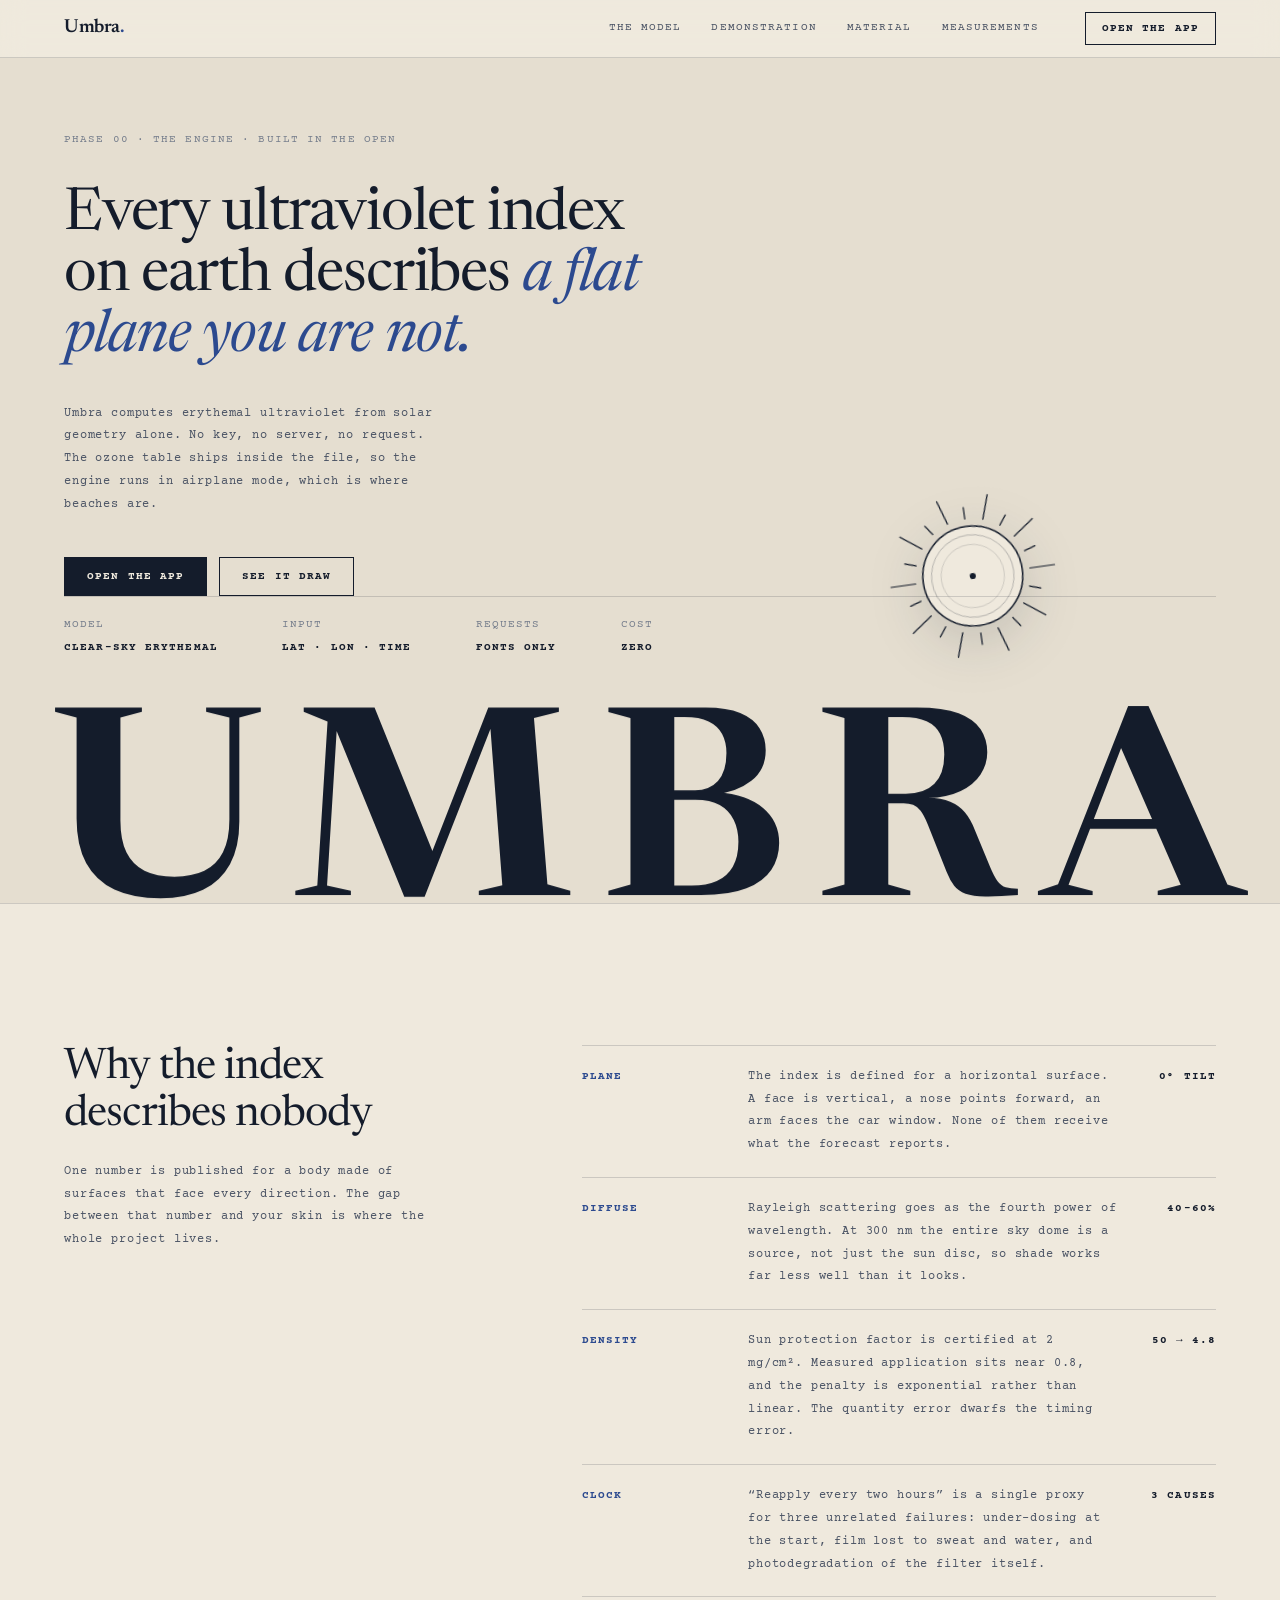
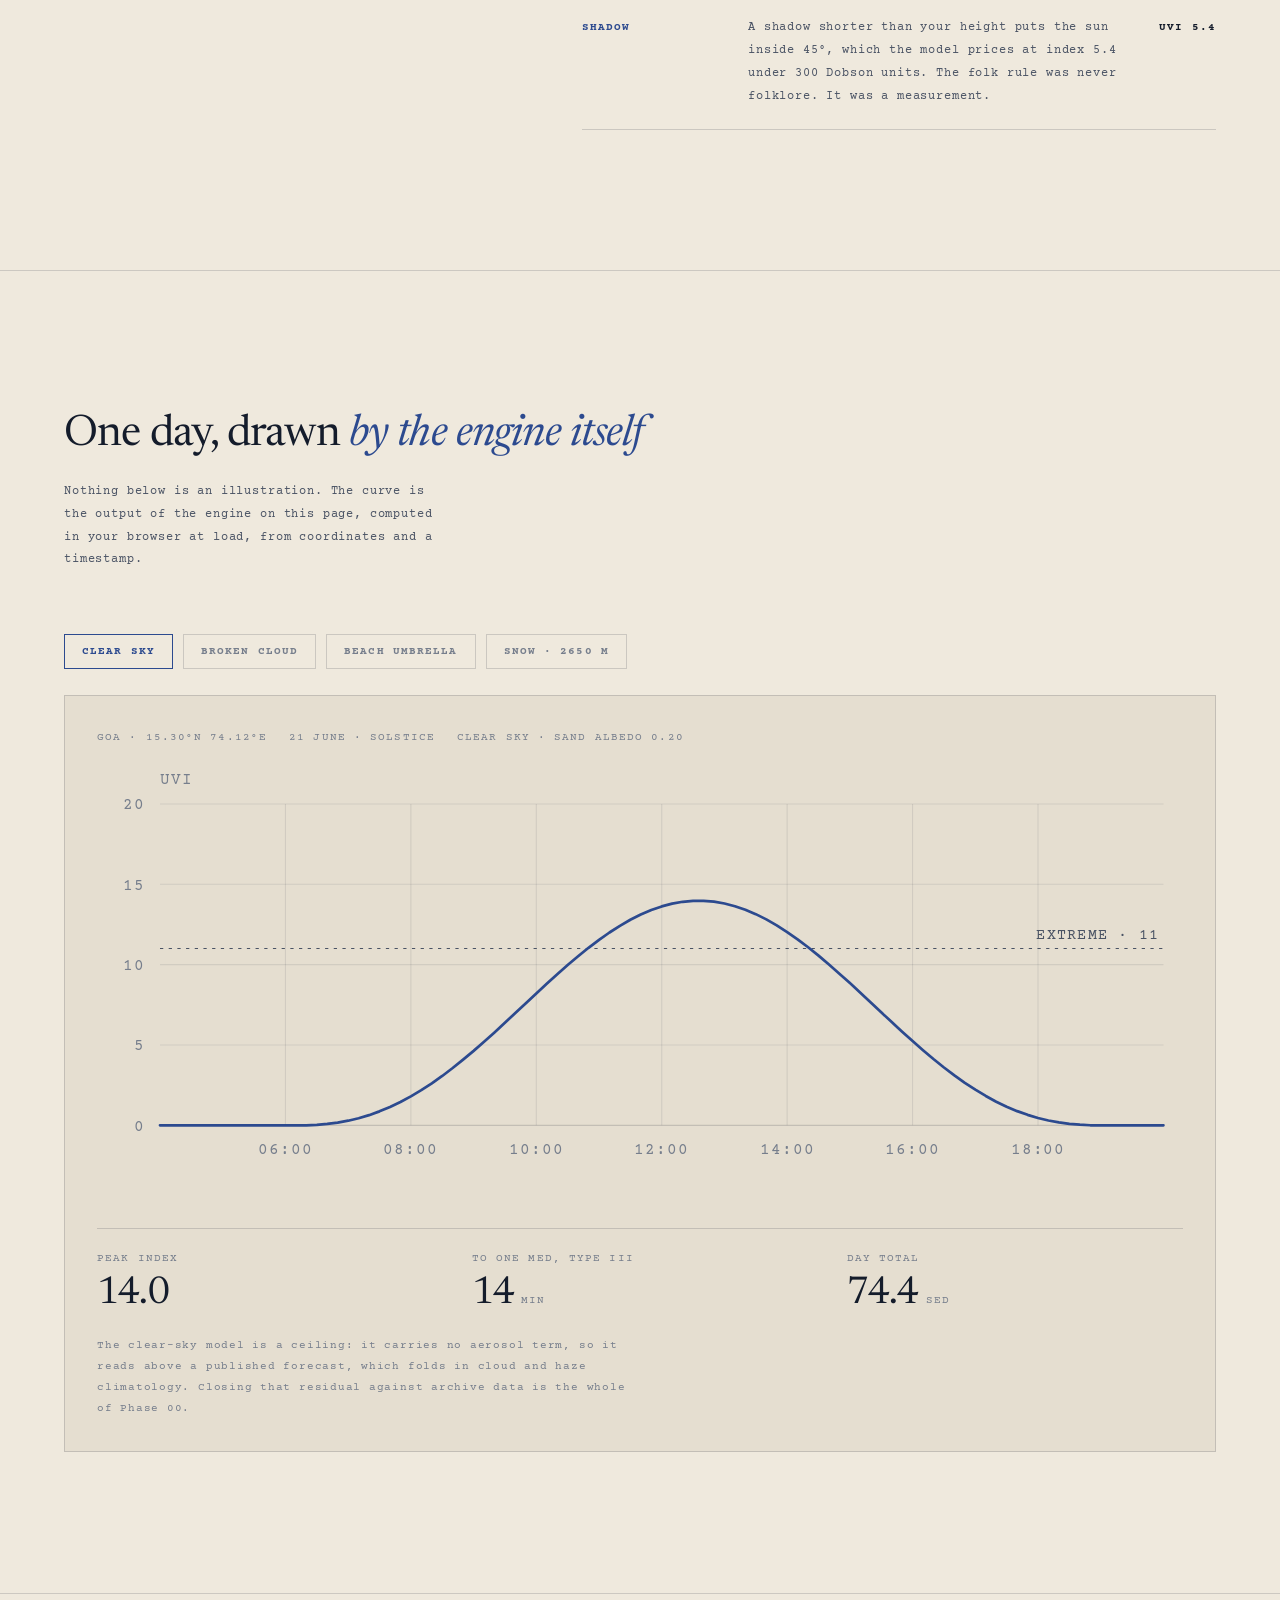
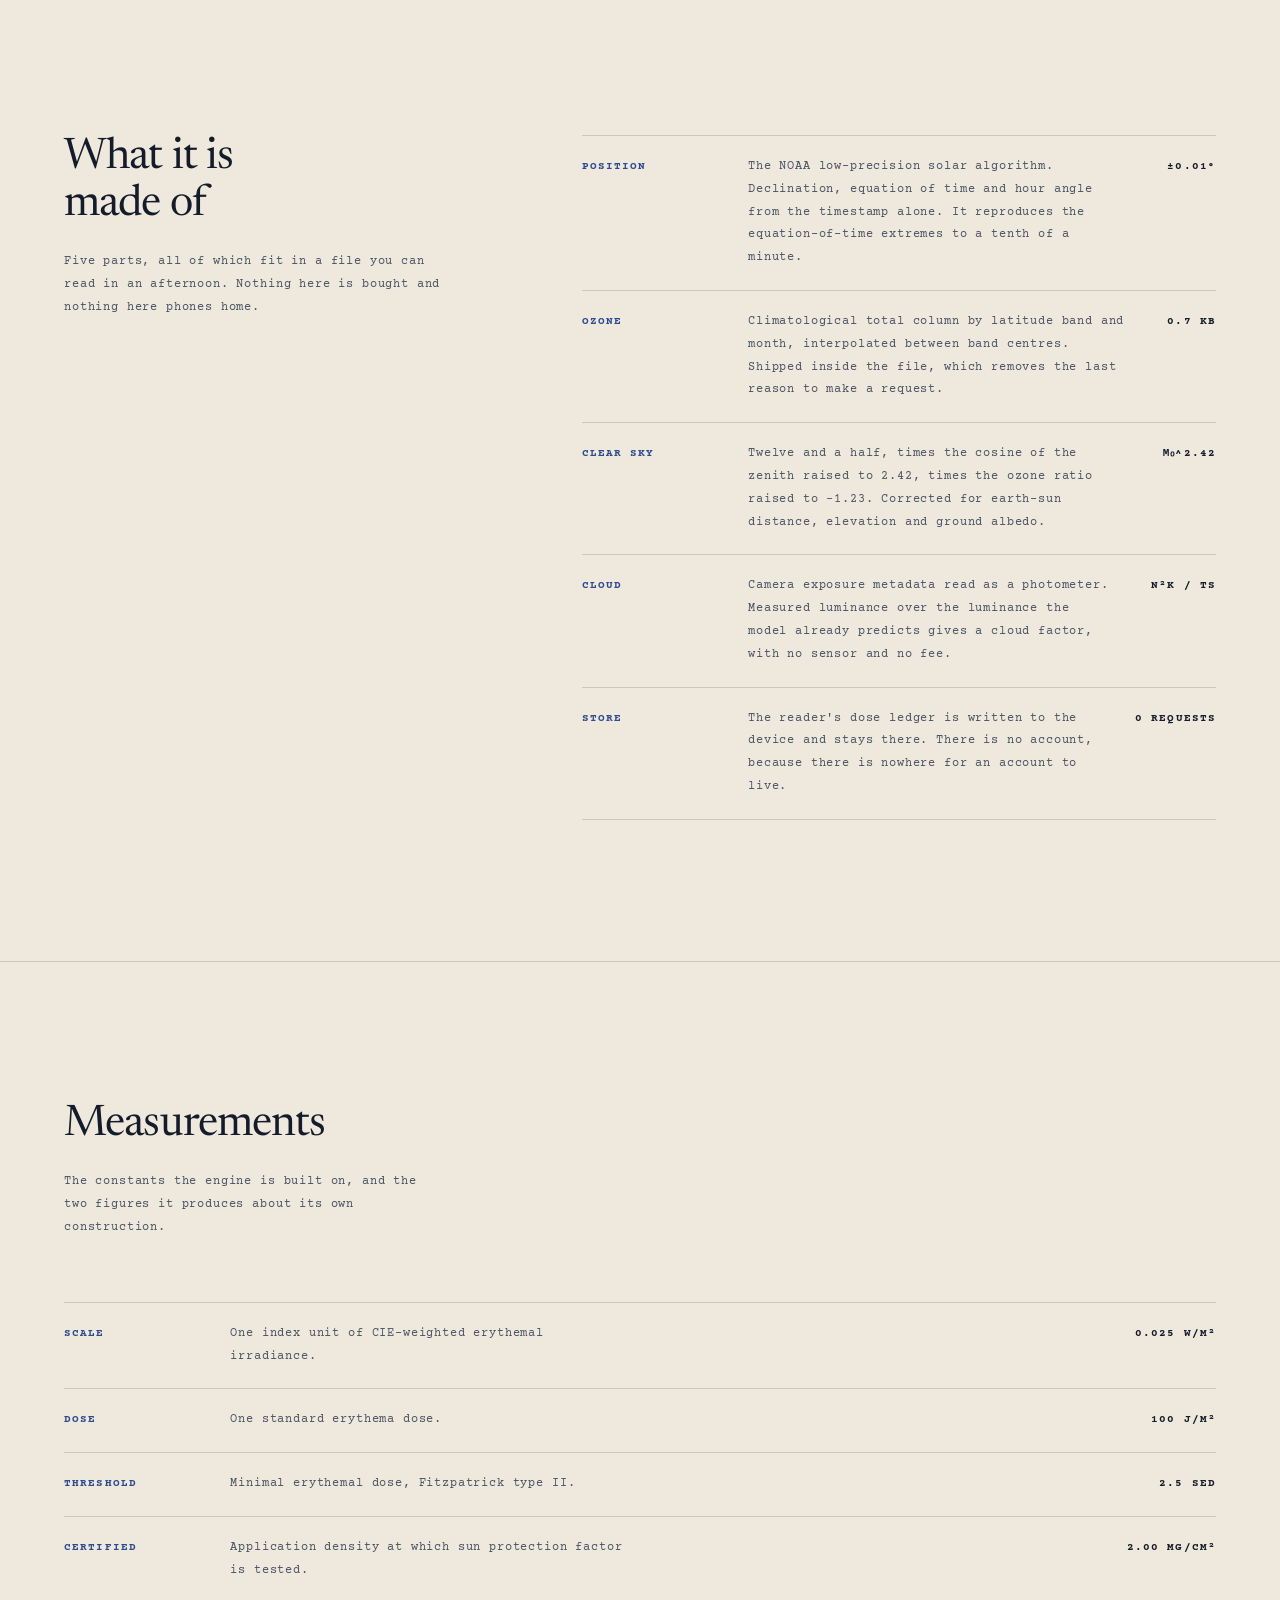
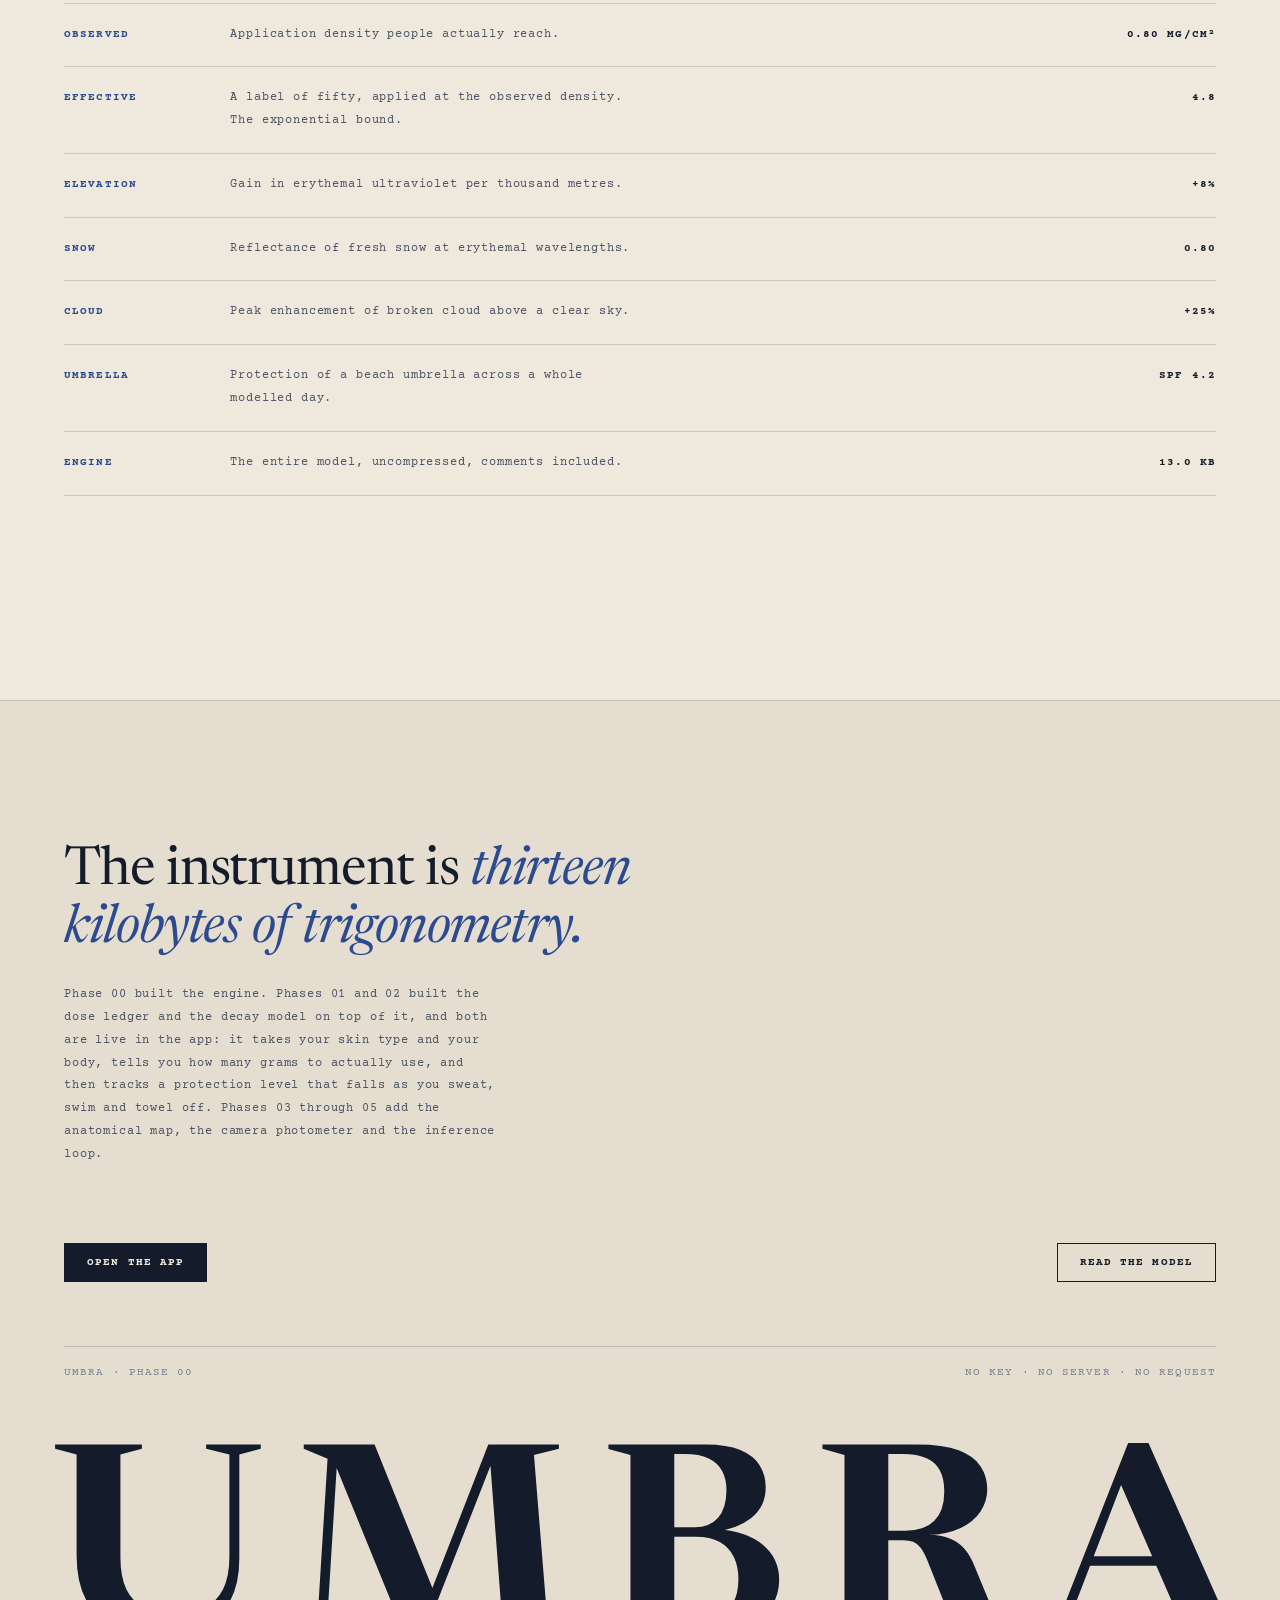
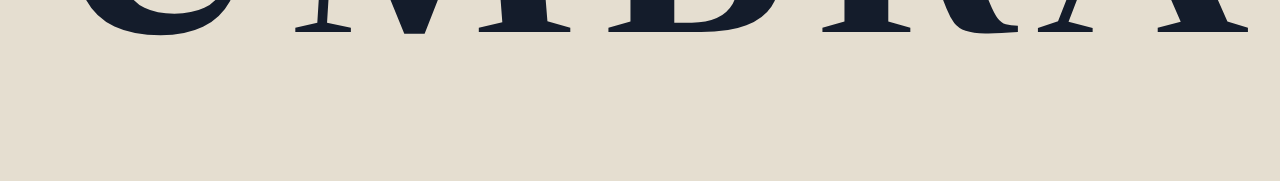
<file: index.html>
<!doctype html>
<html lang="en">
<head>
<meta charset="utf-8">
<meta name="viewport" content="width=device-width, initial-scale=1">
<title>UMBRA. A personal ultraviolet dosimeter</title>
<meta name="description" content="Clear-sky erythemal ultraviolet computed from solar geometry alone. No key, no server, no request.">
<link rel="preconnect" href="https://fonts.googleapis.com">
<link rel="preconnect" href="https://fonts.gstatic.com" crossorigin>
<link href="https://fonts.googleapis.com/css2?family=Newsreader:ital,opsz,wght@0,6..72,400;0,6..72,500;0,6..72,600;1,6..72,400;1,6..72,500&family=Courier+Prime:ital,wght@0,400;0,700;1,400&display=swap" rel="stylesheet">
<link rel="stylesheet" href="styles.css">
</head>
<body>

<nav class="nav">
  <a class="nav__mark" href="#top">Umbra<span>.</span></a>
  <div class="nav__links">
    <a href="#argument">The model</a>
    <a href="#demonstration">Demonstration</a>
    <a href="#material">Material</a>
    <a href="#measurements">Measurements</a>
  </div>
  <a class="btn" href="app.html">Open the app</a>
</nav>

<!-- the travelling product: one sun, keyframed along the solar arc -->
<div id="traveller" aria-hidden="true">
  <svg viewBox="0 0 200 200" fill="none">
    <circle cx="100" cy="100" r="52" fill="#EFE9DD" stroke="#141C2B" stroke-width="1.6"/>
    <circle cx="100" cy="100" r="43" stroke="rgba(20,28,43,.28)" stroke-width="1"/>
    <circle cx="100" cy="100" r="33" stroke="rgba(20,28,43,.16)" stroke-width="1"/>
    <circle cx="100" cy="100" r="3.2" fill="#141C2B"/>
    <g stroke="#141C2B" stroke-width="1.3" stroke-linecap="round" id="rays"></g>
  </svg>
</div>

<main id="top">

  <!-- 1 · HERO ------------------------------------------------------------ -->
  <section class="hero">
    <div class="hero__copy">
      <p class="kicker">Phase 00 · the engine · built in the open</p>
      <h1 class="serif">Every ultraviolet index on earth describes <em class="em">a flat plane you are not.</em></h1>
      <p class="lede">Umbra computes erythemal ultraviolet from solar geometry alone. No key, no server, no request. The ozone table ships inside the file, so the engine runs in airplane mode, which is where beaches are.</p>
      <div class="hero__actions">
        <a class="btn btn--solid" href="app.html">Open the app</a>
        <a class="btn" href="#demonstration">See it draw</a>
      </div>
    </div>

    <dl class="hero__specs">
      <div><dt>Model</dt><dd>Clear-sky erythemal</dd></div>
      <div><dt>Input</dt><dd>Lat · lon · time</dd></div>
      <div><dt>Requests</dt><dd>Fonts only</dd></div>
      <div><dt>Cost</dt><dd>Zero</dd></div>
    </dl>

    <div class="wordmark" data-word="UMBRA" aria-hidden="true"></div>
  </section>

  <!-- 2 · ARGUMENT -------------------------------------------------------- -->
  <section class="section" id="argument">
    <div class="two-col">
      <div class="section__head reveal">
        <h2>Why the index<br>describes nobody</h2>
        <p class="lede">One number is published for a body made of surfaces that face every direction. The gap between that number and your skin is where the whole project lives.</p>
      </div>

      <div class="rows">
        <div class="row reveal">
          <span class="row__label">Plane</span>
          <p class="row__desc">The index is defined for a horizontal surface. A face is vertical, a nose points forward, an arm faces the car window. None of them receive what the forecast reports.</p>
          <span class="row__value">0° tilt</span>
        </div>
        <div class="row reveal" data-delay="1">
          <span class="row__label">Diffuse</span>
          <p class="row__desc">Rayleigh scattering goes as the fourth power of wavelength. At 300 nm the entire sky dome is a source, not just the sun disc, so shade works far less well than it looks.</p>
          <span class="row__value">40–60%</span>
        </div>
        <div class="row reveal" data-delay="2">
          <span class="row__label">Density</span>
          <p class="row__desc">Sun protection factor is certified at 2 mg/cm². Measured application sits near 0.8, and the penalty is exponential rather than linear. The quantity error dwarfs the timing error.</p>
          <span class="row__value">50 → 4.8</span>
        </div>
        <div class="row reveal" data-delay="3">
          <span class="row__label">Clock</span>
          <p class="row__desc">“Reapply every two hours” is a single proxy for three unrelated failures: under-dosing at the start, film lost to sweat and water, and photodegradation of the filter itself.</p>
          <span class="row__value">3 causes</span>
        </div>
        <div class="row reveal" data-delay="3">
          <span class="row__label">Shadow</span>
          <p class="row__desc">A shadow shorter than your height puts the sun inside 45°, which the model prices at index 5.4 under 300 Dobson units. The folk rule was never folklore. It was a measurement.</p>
          <span class="row__value">UVI 5.4</span>
        </div>
      </div>
    </div>
  </section>

  <!-- 3 · DEMONSTRATION --------------------------------------------------- -->
  <section class="section" id="demonstration">
    <div class="section__head reveal">
      <h2>One day, drawn <em class="em">by the engine itself</em></h2>
      <p class="lede">Nothing below is an illustration. The curve is the output of the engine on this page, computed in your browser at load, from coordinates and a timestamp.</p>
    </div>

    <div class="variants" role="group" aria-label="Sky condition">
      <button class="variant" type="button" aria-pressed="true"  data-variant="0">Clear sky</button>
      <button class="variant" type="button" aria-pressed="false" data-variant="1">Broken cloud</button>
      <button class="variant" type="button" aria-pressed="false" data-variant="2">Beach umbrella</button>
      <button class="variant" type="button" aria-pressed="false" data-variant="3">Snow · 2650 m</button>
    </div>

    <div class="panel">
      <div class="panel__caption">
        <span id="cap-site">Goa · 15.30°N 74.12°E</span>
        <span id="cap-date">21 June · solstice</span>
        <span id="cap-cond">Clear sky · sand albedo 0.20</span>
      </div>

      <svg class="plot" id="plot" viewBox="0 0 1000 400" preserveAspectRatio="xMidYMid meet" role="img" aria-labelledby="plot-title">
        <title id="plot-title">Modelled erythemal ultraviolet index across one day</title>
        <g id="plot-grid"></g>
        <path id="curve" class="curve" d=""></path>
      </svg>

      <dl class="facts">
        <div class="fact"><dt>Peak index</dt><dd id="f-peak">·</dd></div>
        <div class="fact"><dt>To one MED, type III</dt><dd id="f-med">·</dd></div>
        <div class="fact"><dt>Day total</dt><dd id="f-sed">·</dd></div>
      </dl>

      <p class="panel__note" id="p-note">The clear-sky model is a ceiling: it carries no aerosol term, so it reads above a published forecast, which folds in cloud and haze climatology. Closing that residual against archive data is the whole of Phase 00.</p>
    </div>
  </section>

  <!-- 4 · MATERIAL -------------------------------------------------------- -->
  <section class="section" id="material">
    <div class="two-col">
      <div class="section__head reveal">
        <h2>What it is<br>made of</h2>
        <p class="lede">Five parts, all of which fit in a file you can read in an afternoon. Nothing here is bought and nothing here phones home.</p>
      </div>

      <div class="rows">
        <div class="row reveal">
          <span class="row__label">Position</span>
          <p class="row__desc">The NOAA low-precision solar algorithm. Declination, equation of time and hour angle from the timestamp alone. It reproduces the equation-of-time extremes to a tenth of a minute.</p>
          <span class="row__value">±0.01°</span>
        </div>
        <div class="row reveal" data-delay="1">
          <span class="row__label">Ozone</span>
          <p class="row__desc">Climatological total column by latitude band and month, interpolated between band centres. Shipped inside the file, which removes the last reason to make a request.</p>
          <span class="row__value">0.7 KB</span>
        </div>
        <div class="row reveal" data-delay="2">
          <span class="row__label">Clear sky</span>
          <p class="row__desc">Twelve and a half, times the cosine of the zenith raised to 2.42, times the ozone ratio raised to −1.23. Corrected for earth–sun distance, elevation and ground albedo.</p>
          <span class="row__value">μ₀^2.42</span>
        </div>
        <div class="row reveal" data-delay="3">
          <span class="row__label">Cloud</span>
          <p class="row__desc">Camera exposure metadata read as a photometer. Measured luminance over the luminance the model already predicts gives a cloud factor, with no sensor and no fee.</p>
          <span class="row__value">N²K / tS</span>
        </div>
        <div class="row reveal" data-delay="3">
          <span class="row__label">Store</span>
          <p class="row__desc">The reader's dose ledger is written to the device and stays there. There is no account, because there is nowhere for an account to live.</p>
          <span class="row__value">0 requests</span>
        </div>
      </div>
    </div>
  </section>

  <!-- 5 · MEASUREMENTS ---------------------------------------------------- -->
  <section class="section" id="measurements">
    <div class="section__head reveal">
      <h2>Measurements</h2>
      <p class="lede">The constants the engine is built on, and the two figures it produces about its own construction.</p>
    </div>

    <div class="rows">
      <div class="row reveal"><span class="row__label">Scale</span><p class="row__desc">One index unit of CIE-weighted erythemal irradiance.</p><span class="row__value">0.025 W/m²</span></div>
      <div class="row reveal"><span class="row__label">Dose</span><p class="row__desc">One standard erythema dose.</p><span class="row__value">100 J/m²</span></div>
      <div class="row reveal"><span class="row__label">Threshold</span><p class="row__desc">Minimal erythemal dose, Fitzpatrick type II.</p><span class="row__value">2.5 SED</span></div>
      <div class="row reveal"><span class="row__label">Certified</span><p class="row__desc">Application density at which sun protection factor is tested.</p><span class="row__value">2.00 mg/cm²</span></div>
      <div class="row reveal"><span class="row__label">Observed</span><p class="row__desc">Application density people actually reach.</p><span class="row__value">0.80 mg/cm²</span></div>
      <div class="row reveal"><span class="row__label">Effective</span><p class="row__desc">A label of fifty, applied at the observed density. The exponential bound.</p><span class="row__value">4.8</span></div>
      <div class="row reveal"><span class="row__label">Elevation</span><p class="row__desc">Gain in erythemal ultraviolet per thousand metres.</p><span class="row__value">+8%</span></div>
      <div class="row reveal"><span class="row__label">Snow</span><p class="row__desc">Reflectance of fresh snow at erythemal wavelengths.</p><span class="row__value">0.80</span></div>
      <div class="row reveal"><span class="row__label">Cloud</span><p class="row__desc">Peak enhancement of broken cloud above a clear sky.</p><span class="row__value">+25%</span></div>
      <div class="row reveal"><span class="row__label">Umbrella</span><p class="row__desc">Protection of a beach umbrella across a whole modelled day.</p><span class="row__value">SPF 4.2</span></div>
      <div class="row reveal"><span class="row__label">Engine</span><p class="row__desc">The entire model, uncompressed, comments included.</p><span class="row__value">13.0 KB</span></div>
      <div class="row reveal"><span class="row__label">Network</span><p class="row__desc">Requests made to compute any figure on this page.</p><span class="row__value">0</span></div>
    </div>
  </section>

  <!-- 6 · CLOSE ----------------------------------------------------------- -->
  <section class="section close">
    <h2 class="serif">The instrument is <em class="em">thirteen kilobytes of trigonometry.</em></h2>
    <p class="close__fine">Phase 00 built the engine. Phases 01 and 02 built the dose ledger and the decay model on top of it, and both are live in the app: it takes your skin type and your body, tells you how many grams to actually use, and then tracks a protection level that falls as you sweat, swim and towel off. Phases 03 through 05 add the anatomical map, the camera photometer and the inference loop.</p>

    <div class="close__actions">
      <a class="btn btn--solid" href="app.html">Open the app</a>
      <a class="btn" href="#argument">Read the model</a>
    </div>

    <div class="close__foot">
      <span>Umbra · phase 00</span>
      <span>No key · no server · no request</span>
    </div>

    <div class="wordmark" data-word="UMBRA" aria-hidden="true"></div>
  </section>

</main>

<script src="uv-engine.js"></script>
<script src="page.js"></script>
</body>
</html>
</file>
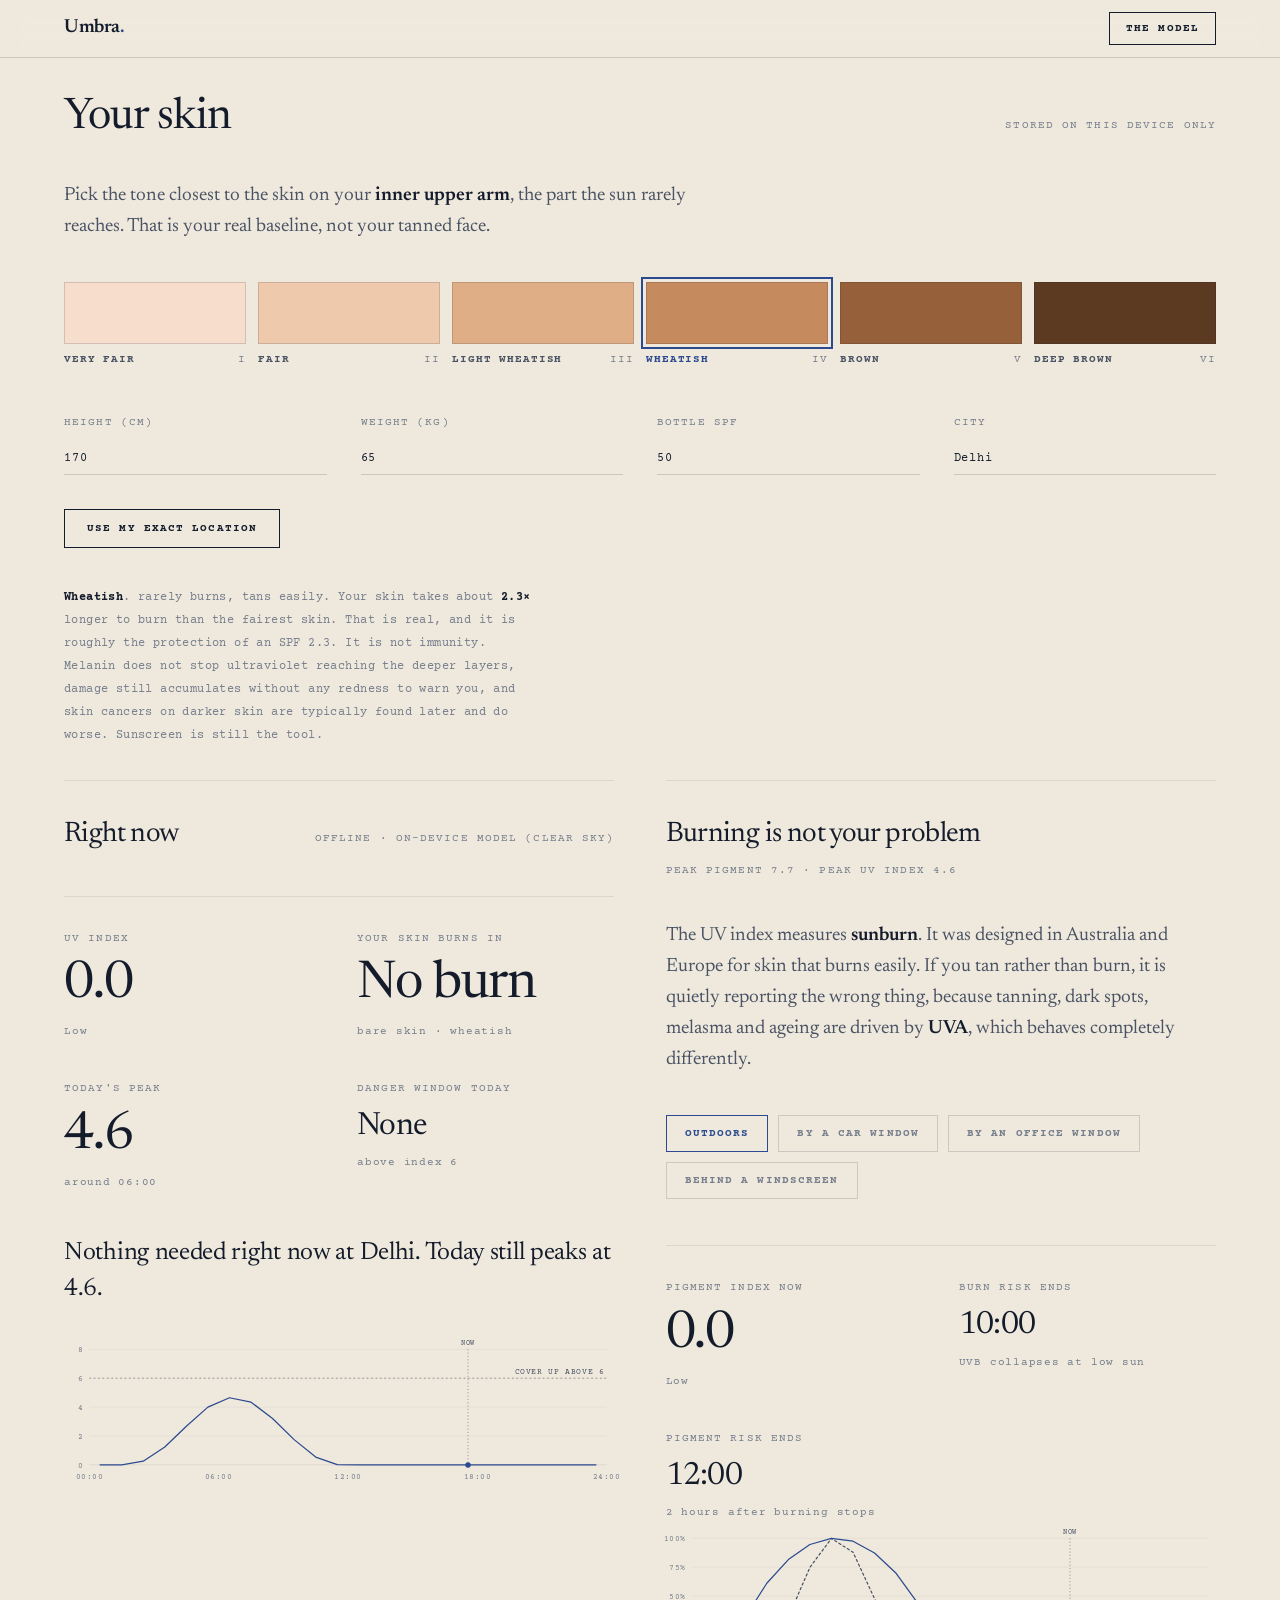
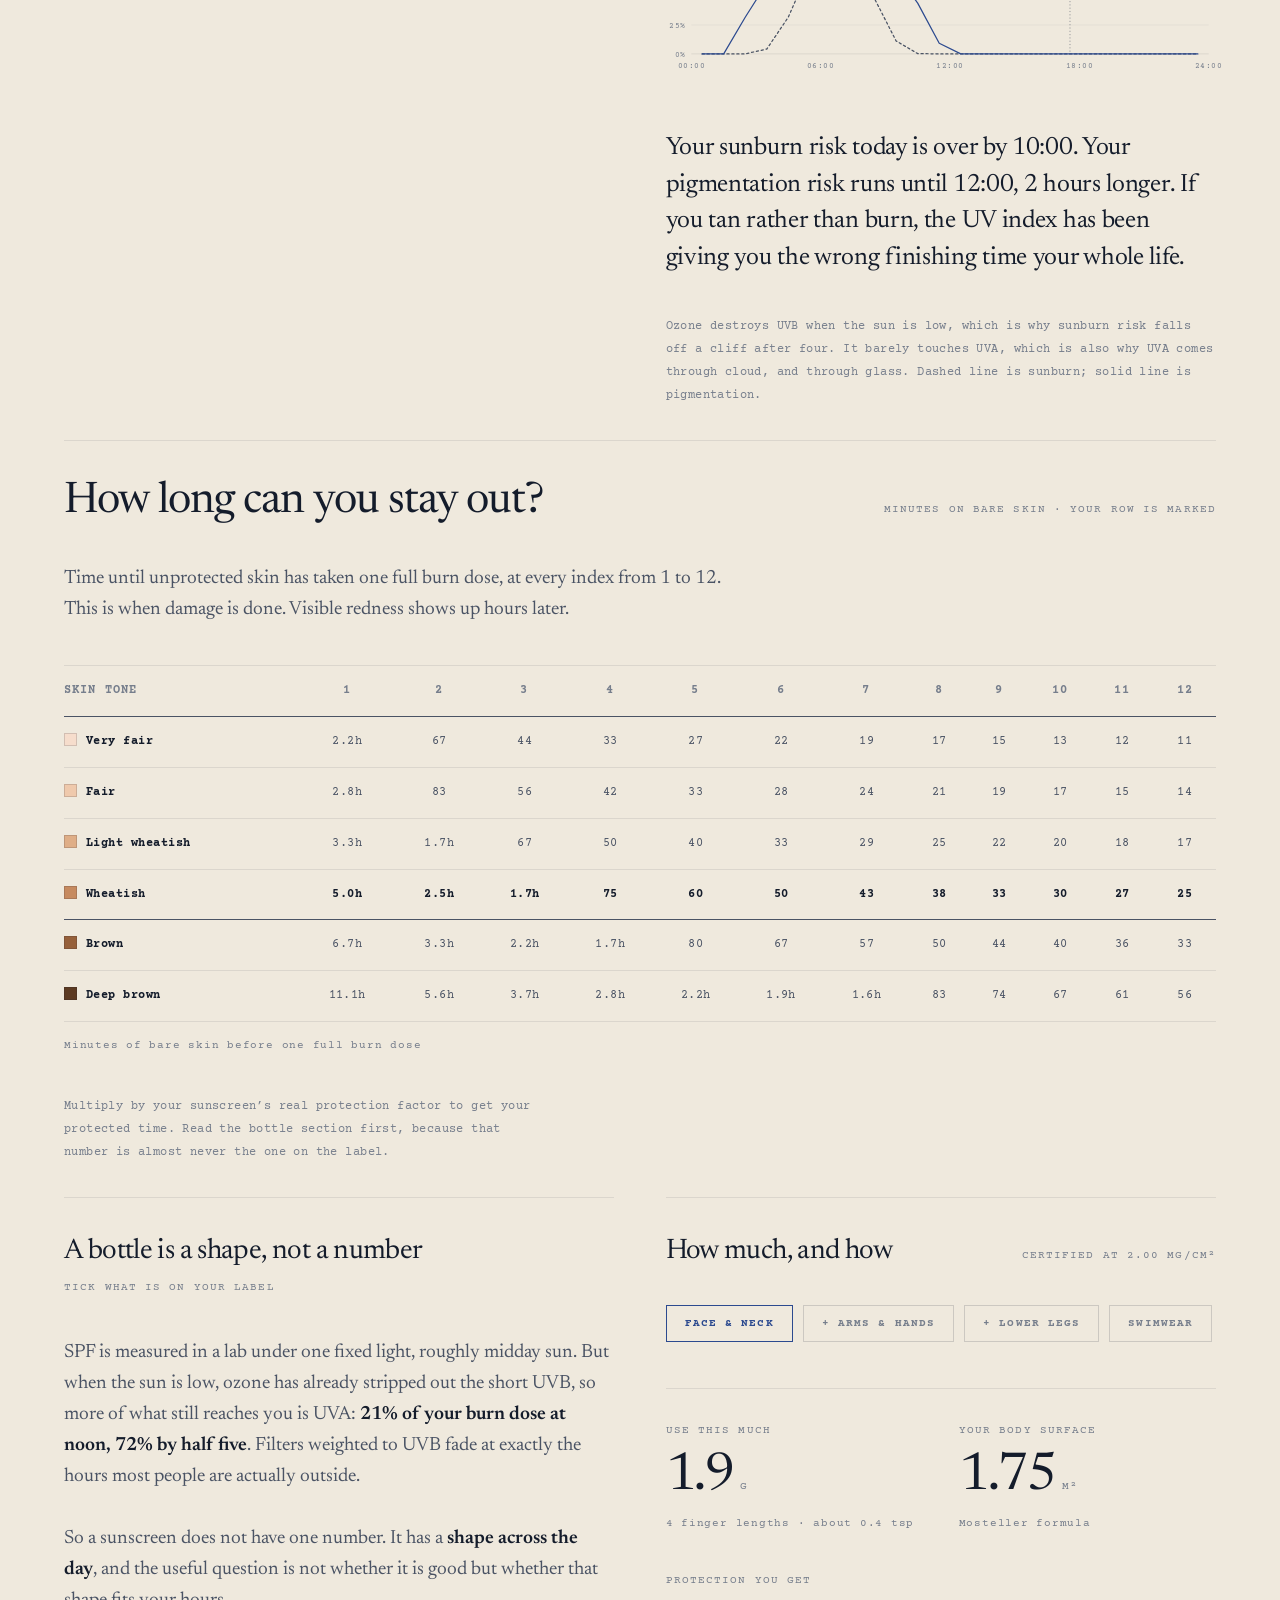
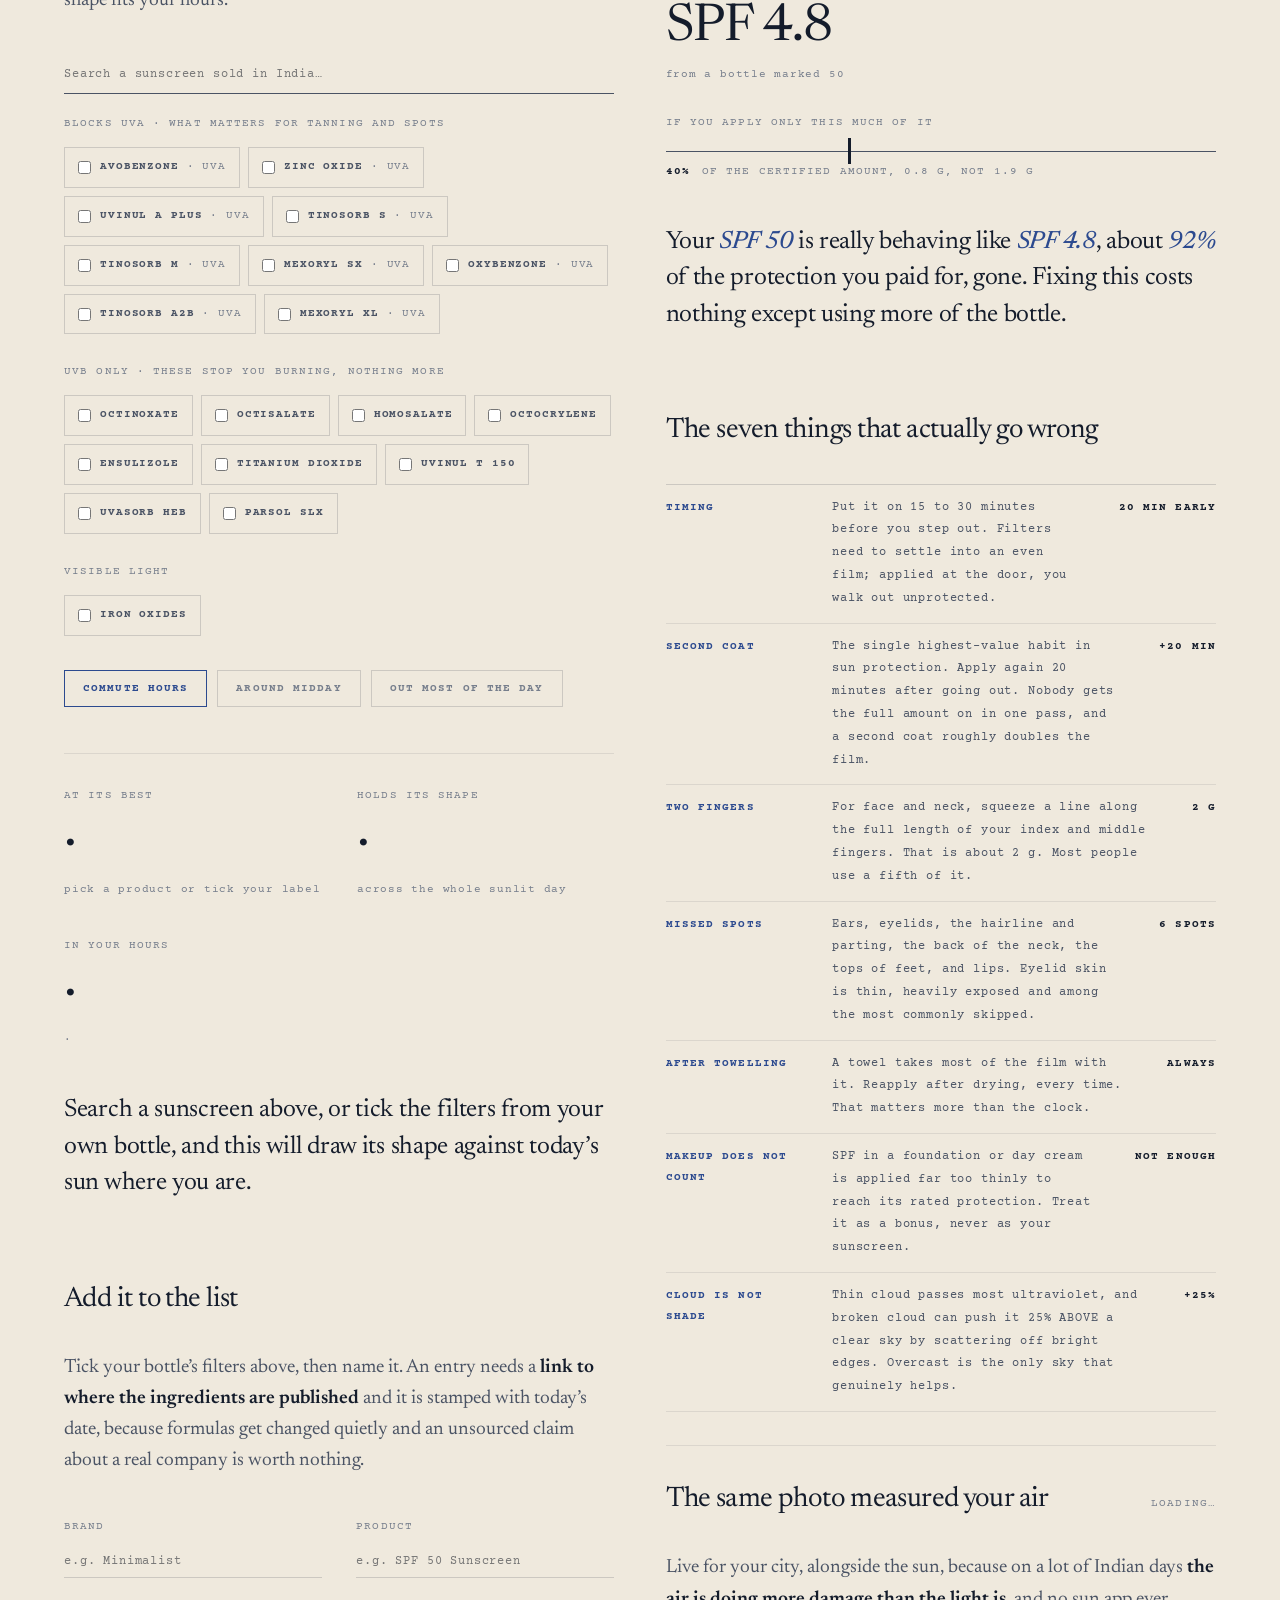
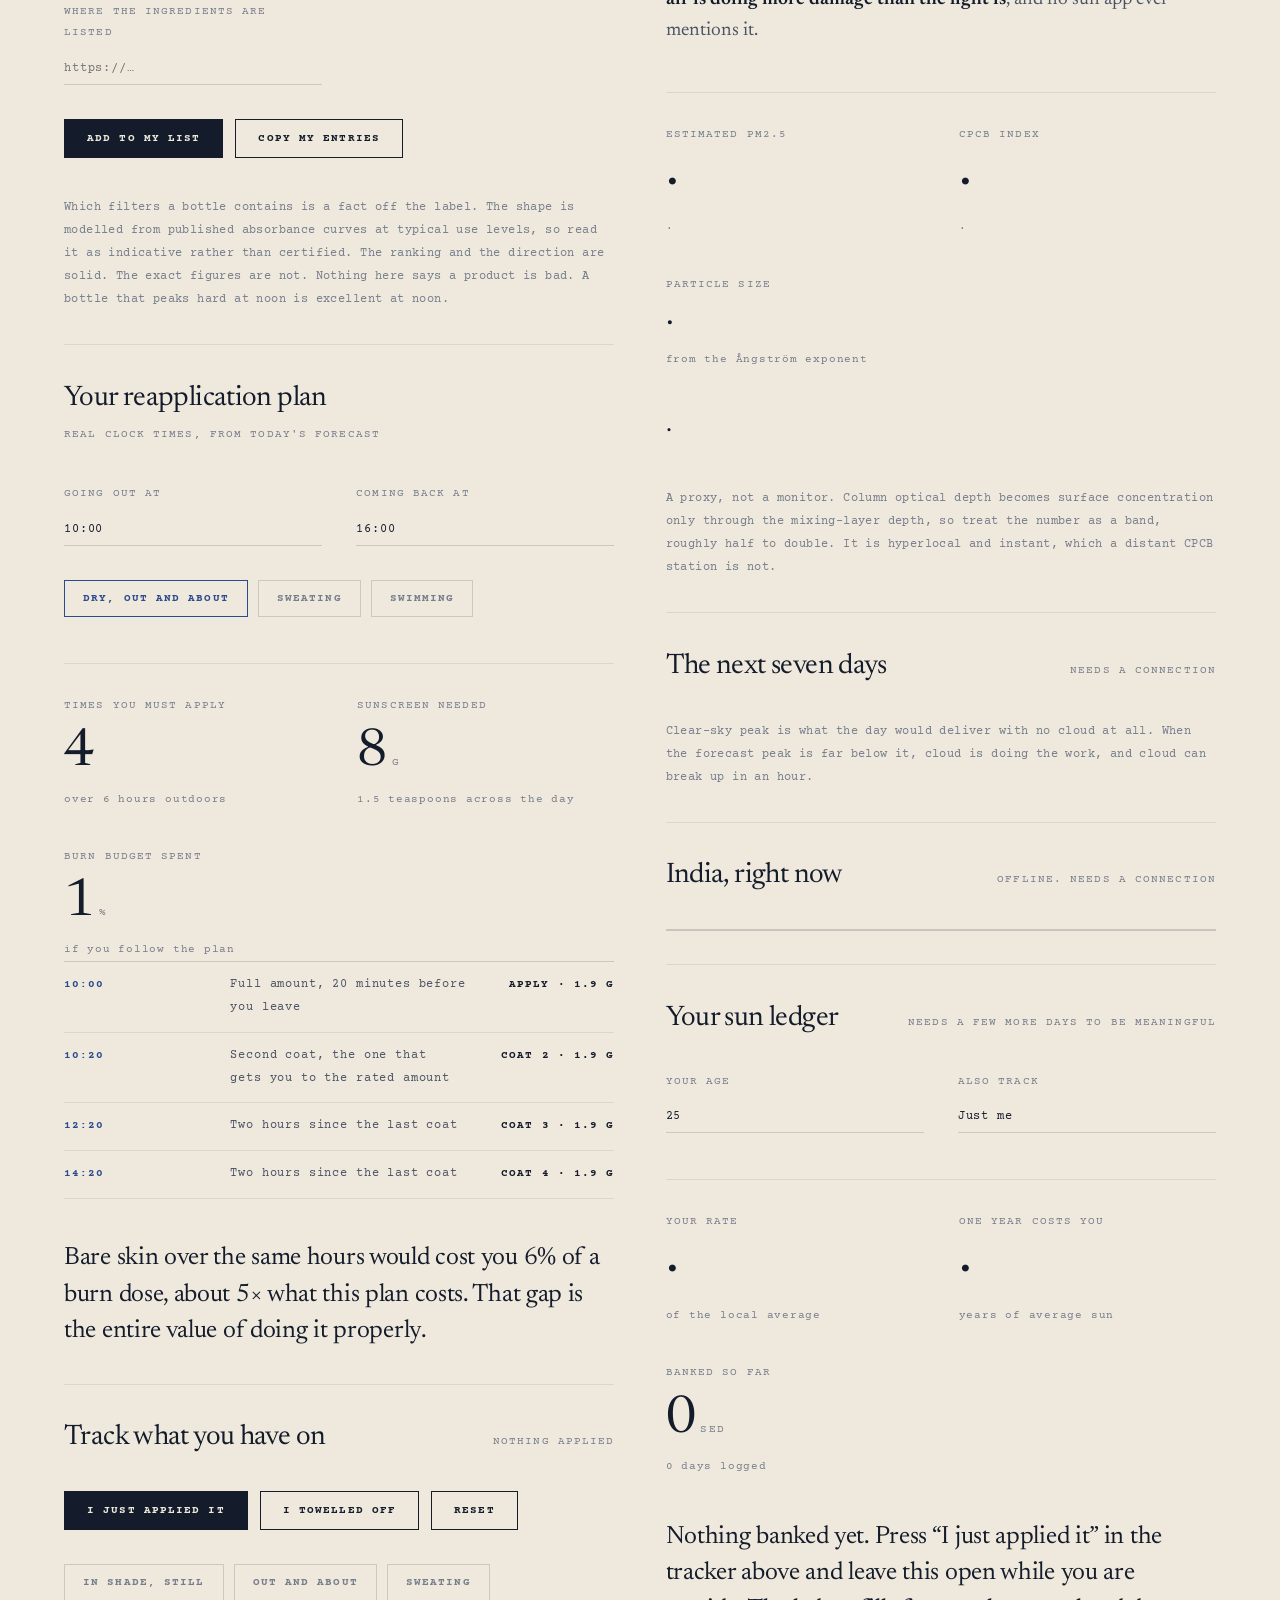
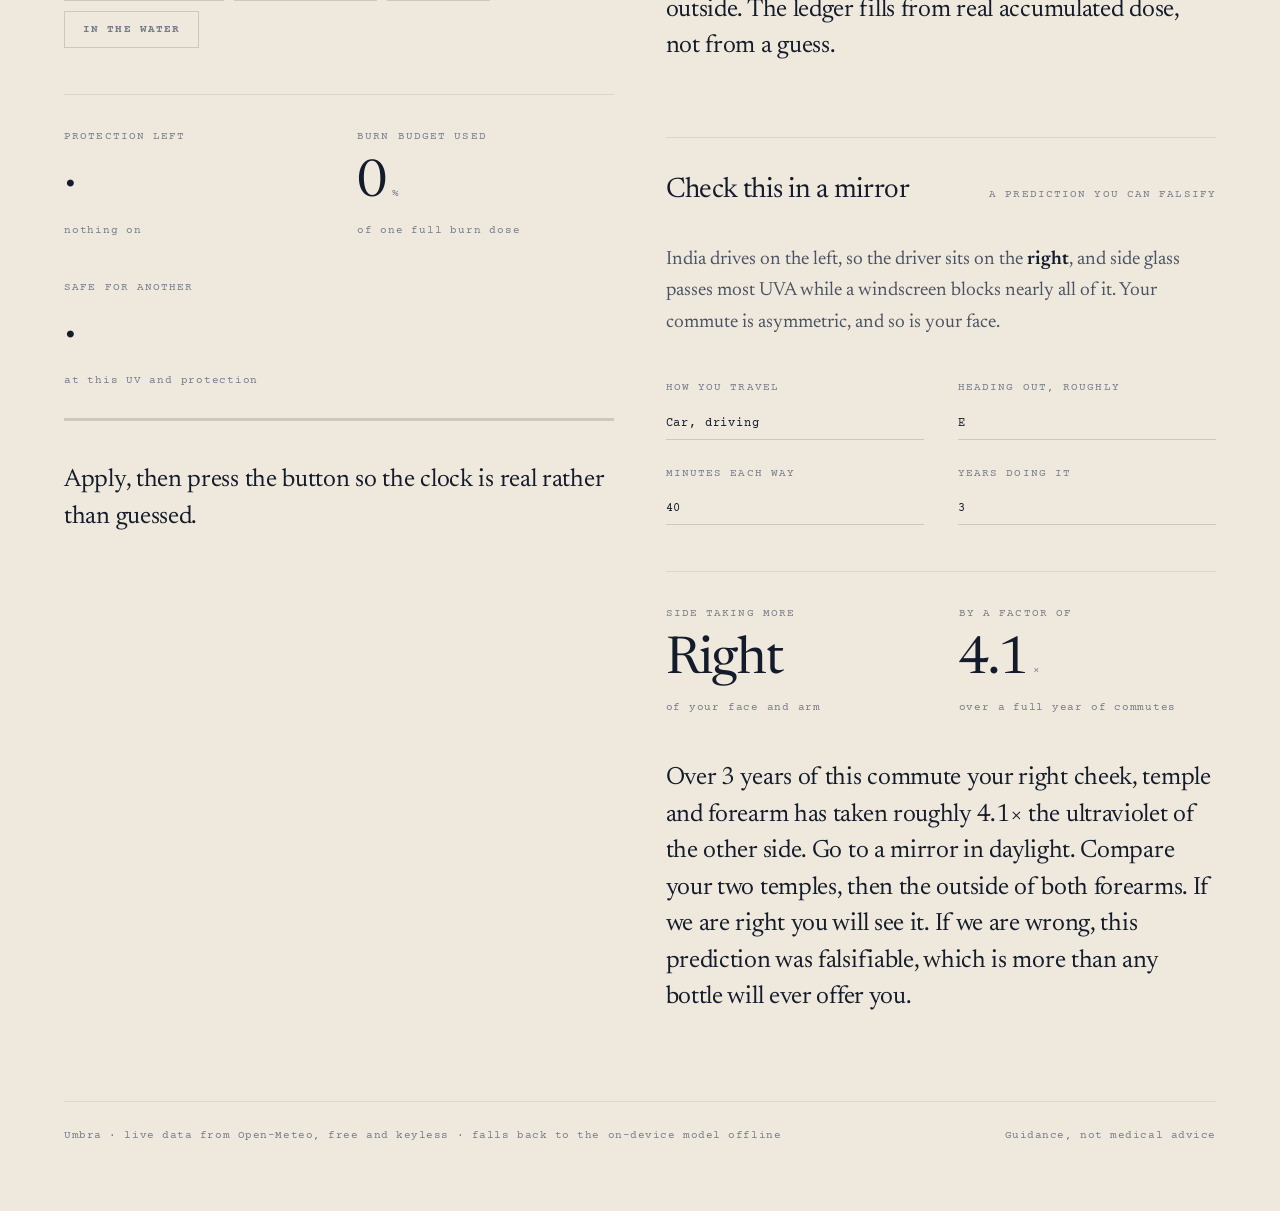
<file: app.html>
<!doctype html>
<html lang="en">
<head>
<meta charset="utf-8">
<meta name="viewport" content="width=device-width, initial-scale=1">
<title>Umbra. Sunscreen worked out properly, for India.</title>
<meta name="description" content="Live UV for any Indian city, how long your skin lasts unprotected, how much sunscreen to use and exactly when to reapply.">
<link rel="preconnect" href="https://fonts.googleapis.com">
<link rel="preconnect" href="https://fonts.gstatic.com" crossorigin>
<link href="https://fonts.googleapis.com/css2?family=Newsreader:ital,opsz,wght@0,6..72,400;0,6..72,500;0,6..72,600;1,6..72,400;1,6..72,500&family=Courier+Prime:ital,wght@0,400;0,700;1,400&display=swap" rel="stylesheet">
<link rel="stylesheet" href="styles.css">
</head>
<body class="app">

<nav class="nav">
  <a class="nav__mark" href="app.html">Umbra<span>.</span></a>
  <a class="btn" href="index.html">The model</a>
</nav>

<main class="app__main">
  <div class="grid">
  <section class="apanel apanel--wide" id="you">
    <div class="apanel__head">
      <h2 class="serif">Your skin</h2>
      <span class="apanel__hint">Stored on this device only</span>
    </div>

    <p class="lede">Pick the tone closest to the skin on your <b>inner upper arm</b>, the part the sun rarely reaches. That is your real baseline, not your tanned face.</p>

    <div class="tones" role="radiogroup" aria-label="Skin tone" id="tones"></div>

    <div class="fields">
      <label class="field">
        <span class="field__label">Height (cm)</span>
        <input id="height" type="number" min="80" max="230" value="170" inputmode="numeric">
      </label>
      <label class="field">
        <span class="field__label">Weight (kg)</span>
        <input id="weight" type="number" min="20" max="200" value="65" inputmode="numeric">
      </label>
      <label class="field">
        <span class="field__label">Bottle SPF</span>
        <select id="spf"><option>15</option><option>30</option><option selected>50</option><option>70</option></select>
      </label>
      <label class="field">
        <span class="field__label">City</span>
        <select id="city"></select>
      </label>
    </div>

    <div class="actions">
      <button class="btn" id="locate" type="button">Use my exact location</button>
    </div>

    <p class="apanel__note" id="melanin">·</p>
  </section>
  <section class="apanel" id="now">
    <div class="apanel__head">
      <h2 class="serif">Right now</h2>
      <span class="apanel__hint" id="src-badge">Locating…</span>
    </div>

    <div class="readout">
      <div class="read">
        <span class="read__label">UV index</span>
        <span class="read__big" id="r-uvi">·</span>
        <span class="read__sub" id="r-band">·</span>
      </div>
      <div class="read">
        <span class="read__label">Your skin burns in</span>
        <span class="read__big" id="r-burn">·</span>
        <span class="read__sub" id="r-burnsub">with nothing on</span>
      </div>
      <div class="read">
        <span class="read__label">Today's peak</span>
        <span class="read__big" id="r-peak">·</span>
        <span class="read__sub" id="r-peakat">·</span>
      </div>
      <div class="read">
        <span class="read__label">Danger window today</span>
        <span class="read__big read__big--sm" id="r-window">·</span>
        <span class="read__sub">above index 6</span>
      </div>
    </div>

    <p class="verdict" id="verdict">·</p>

    <svg class="plot" id="dayplot" viewBox="0 0 1000 300" preserveAspectRatio="xMidYMid meet" role="img" aria-label="Ultraviolet index across today">
      <g id="dayplot-grid"></g>
      <path id="daycurve" class="curve" d=""></path>
      <g id="daynow"></g>
    </svg>
  </section>
  <section class="apanel" id="pigment">
    <div class="apanel__head">
      <h2 class="serif">Burning is not your problem</h2>
      <span class="apanel__hint" id="pg-badge">·</span>
    </div>
    <p class="lede">The UV index measures <b>sunburn</b>. It was designed in Australia and Europe for skin that burns easily. If you tan rather than burn, it is quietly reporting the wrong thing, because tanning, dark spots, melasma and ageing are driven by <b>UVA</b>, which behaves completely differently.</p>

    <div class="chips" role="group" aria-label="Where you are" id="pg-where">
      <button class="chip" type="button" aria-pressed="true"  data-g="1">Outdoors</button>
      <button class="chip" type="button" aria-pressed="false" data-g="0.62">By a car window</button>
      <button class="chip" type="button" aria-pressed="false" data-g="0.75">By an office window</button>
      <button class="chip" type="button" aria-pressed="false" data-g="0.02">Behind a windscreen</button>
    </div>

    <div class="readout">
      <div class="read"><span class="read__label">Pigment index now</span><span class="read__big" id="pg-now">·</span><span class="read__sub" id="pg-band">·</span></div>
      <div class="read"><span class="read__label">Burn risk ends</span><span class="read__big read__big--sm" id="pg-burnend">·</span><span class="read__sub">UVB collapses at low sun</span></div>
      <div class="read"><span class="read__label">Pigment risk ends</span><span class="read__big read__big--sm" id="pg-pigend">·</span><span class="read__sub" id="pg-extra">·</span></div>
    </div>

    <svg class="plot" id="pgplot" viewBox="0 0 1000 300" preserveAspectRatio="xMidYMid meet" role="img" aria-label="Sunburn risk against pigmentation risk across today">
      <g id="pg-grid"></g>
      <path id="pg-burn" class="curve" style="stroke:var(--ink-2);stroke-dasharray:4 5" d=""></path>
      <path id="pg-pig" class="curve" d=""></path>
      <g id="pg-now-mark"></g>
    </svg>
    <p class="verdict" id="pg-verdict">·</p>
    <p class="apanel__note">Ozone destroys UVB when the sun is low, which is why sunburn risk falls off a cliff after four. It barely touches UVA, which is also why UVA comes through cloud, and through glass. Dashed line is sunburn; solid line is pigmentation.</p>
  </section>
  <section class="apanel apanel--wide" id="table">
    <div class="apanel__head">
      <h2 class="serif">How long can you stay out?</h2>
      <span class="apanel__hint">Minutes on bare skin · your row is marked</span>
    </div>

    <p class="lede">Time until unprotected skin has taken one full burn dose, at every index from 1 to 12. This is when damage is done. Visible redness shows up hours later.</p>

    <div class="tablewrap"><table class="matrix" id="matrix"></table></div>

    <p class="apanel__note">Multiply by your sunscreen&rsquo;s real protection factor to get your protected time. Read the bottle section first, because that number is almost never the one on the label.</p>
  </section>
  <section class="apanel" id="bottle">
    <div class="apanel__head">
      <h2 class="serif">A bottle is a shape, not a number</h2>
      <span class="apanel__hint" id="bt-badge">Tick what is on your label</span>
    </div>
    <p class="lede">SPF is measured in a lab under one fixed light, roughly midday sun. But when the sun is low, ozone has already stripped out the short UVB, so more of what still reaches you is UVA: <b>21% of your burn dose at noon, 72% by half five</b>. Filters weighted to UVB fade at exactly the hours most people are actually outside.</p>
    <p class="lede">So a sunscreen does not have one number. It has a <b>shape across the day</b>, and the useful question is not whether it is good but whether that shape fits your hours.</p>

    <div class="lookup">
      <input id="bt-search" type="search" placeholder="Search a sunscreen sold in India…" autocomplete="off">
      <div id="bt-results"></div>
    </div>

    <div id="bt-product"></div>

    <div id="bt-list"></div>

    <div class="chips" role="group" aria-label="When you are usually outside" id="bt-when">
      <button class="chip" type="button" aria-pressed="true"  data-h="8,9,17,18">Commute hours</button>
      <button class="chip" type="button" aria-pressed="false" data-h="11,12,13,14">Around midday</button>
      <button class="chip" type="button" aria-pressed="false" data-h="9,10,11,12,13,14,15,16,17">Out most of the day</button>
    </div>

    <div class="readout">
      <div class="read"><span class="read__label">At its best</span><span class="read__big" id="bt-peak">·</span><span class="read__sub" id="bt-peakat">·</span></div>
      <div class="read"><span class="read__label">Holds its shape</span><span class="read__big" id="bt-steady">·</span><span class="read__sub">across the whole sunlit day</span></div>
      <div class="read"><span class="read__label">In your hours</span><span class="read__big" id="bt-yours">·</span><span class="read__sub" id="bt-yourssub">·</span></div>
    </div>

    <svg class="plot" id="btplot" viewBox="0 0 1000 280" preserveAspectRatio="xMidYMid meet" role="img" aria-label="Protection across the day">
      <g id="bt-grid"></g><path id="bt-curve" class="curve" d=""></path><g id="bt-hours"></g>
    </svg>

    <p class="verdict" id="bt-verdict">·</p>
    <div class="rows" id="bt-flags"></div>

    <h3 class="sub">Add it to the list</h3>
    <p class="lede">Tick your bottle&rsquo;s filters above, then name it. An entry needs a <b>link to where the ingredients are published</b> and it is stamped with today&rsquo;s date, because formulas get changed quietly and an unsourced claim about a real company is worth nothing.</p>
    <div class="fields">
      <label class="field"><span class="field__label">Brand</span><input id="ap-brand" type="text" placeholder="e.g. Minimalist"></label>
      <label class="field"><span class="field__label">Product</span><input id="ap-name" type="text" placeholder="e.g. SPF 50 Sunscreen"></label>
      <label class="field"><span class="field__label">Where the ingredients are listed</span><input id="ap-src" type="url" placeholder="https://…"></label>
    </div>
    <div class="actions">
      <button class="btn btn--solid" id="ap-add" type="button">Add to my list</button>
      <button class="btn" id="ap-copy" type="button">Copy my entries</button>
    </div>
    <div class="rows" id="ap-mine"></div>

    <p class="apanel__note">Which filters a bottle contains is a fact off the label. The shape is modelled from published absorbance curves at typical use levels, so read it as indicative rather than certified. The ranking and the direction are solid. The exact figures are not. Nothing here says a product is bad. A bottle that peaks hard at noon is excellent at noon.</p>
  </section>
  <section class="apanel" id="plan">
    <div class="apanel__head">
      <h2 class="serif">Your reapplication plan</h2>
      <span class="apanel__hint">Real clock times, from today's forecast</span>
    </div>

    <div class="fields">
      <label class="field">
        <span class="field__label">Going out at</span>
        <select id="plan-start"></select>
      </label>
      <label class="field">
        <span class="field__label">Coming back at</span>
        <select id="plan-end"></select>
      </label>
    </div>

    <div class="chips" role="group" aria-label="What you will be doing" id="plan-act">
      <button class="chip" type="button" aria-pressed="true"  data-lam="0.30">Dry, out and about</button>
      <button class="chip" type="button" aria-pressed="false" data-lam="0.80">Sweating</button>
      <button class="chip" type="button" aria-pressed="false" data-lam="1.60">Swimming</button>
    </div>

    <div class="readout">
      <div class="read">
        <span class="read__label">Times you must apply</span>
        <span class="read__big" id="pl-count">·</span>
        <span class="read__sub" id="pl-gap">·</span>
      </div>
      <div class="read">
        <span class="read__label">Sunscreen needed</span>
        <span class="read__big" id="pl-grams">·</span>
        <span class="read__sub" id="pl-bottle">·</span>
      </div>
      <div class="read">
        <span class="read__label">Burn budget spent</span>
        <span class="read__big" id="pl-budget">·</span>
        <span class="read__sub">if you follow the plan</span>
      </div>
    </div>

    <div class="rows" id="plan-rows"></div>
    <p class="verdict" id="pl-verdict">·</p>
  </section>
  <section class="apanel" id="protection">
    <div class="apanel__head">
      <h2 class="serif">Track what you have on</h2>
      <span class="apanel__hint" id="p-state">Nothing applied</span>
    </div>

    <div class="actions">
      <button class="btn btn--solid" id="apply" type="button">I just applied it</button>
      <button class="btn" id="towel" type="button">I towelled off</button>
      <button class="btn" id="reset" type="button">Reset</button>
    </div>

    <div class="chips" role="group" aria-label="What you are doing" id="activity">
      <button class="chip" type="button" aria-pressed="true"  data-lam="0.12">In shade, still</button>
      <button class="chip" type="button" aria-pressed="false" data-lam="0.30">Out and about</button>
      <button class="chip" type="button" aria-pressed="false" data-lam="0.80">Sweating</button>
      <button class="chip" type="button" aria-pressed="false" data-lam="1.60">In the water</button>
      <button class="chip" type="button" aria-pressed="false" data-lam="0.12" data-shade="1" id="chip-shade" hidden>Under measured shade</button>
    </div>

    <div class="readout">
      <div class="read">
        <span class="read__label">Protection left</span>
        <span class="read__big" id="p-spf">·</span>
        <span class="read__sub" id="p-since">nothing on</span>
      </div>
      <div class="read">
        <span class="read__label">Burn budget used</span>
        <span class="read__big" id="p-used">·</span>
        <span class="read__sub">of one full burn dose</span>
      </div>
      <div class="read">
        <span class="read__label">Safe for another</span>
        <span class="read__big" id="p-left">·</span>
        <span class="read__sub">at this UV and protection</span>
      </div>
    </div>

    <div class="meter"><div class="meter__fill" id="p-bar"></div></div>
    <p class="verdict" id="p-verdict">Apply, then press the button so the clock is real rather than guessed.</p>
  </section>
  <section class="apanel" id="howto">
    <div class="apanel__head">
      <h2 class="serif">How much, and how</h2>
      <span class="apanel__hint">Certified at 2.00 mg/cm²</span>
    </div>

    <div class="chips" role="group" aria-label="What is exposed" id="exposure">
      <button class="chip" type="button" aria-pressed="true"  data-frac="0.055">Face &amp; neck</button>
      <button class="chip" type="button" aria-pressed="false" data-frac="0.19">+ Arms &amp; hands</button>
      <button class="chip" type="button" aria-pressed="false" data-frac="0.32">+ Lower legs</button>
      <button class="chip" type="button" aria-pressed="false" data-frac="0.80">Swimwear</button>
    </div>

    <div class="readout">
      <div class="read">
        <span class="read__label">Use this much</span>
        <span class="read__big" id="d-grams">·</span>
        <span class="read__sub" id="d-alt">·</span>
      </div>
      <div class="read">
        <span class="read__label">Your body surface</span>
        <span class="read__big" id="d-bsa">·</span>
        <span class="read__sub">Mosteller formula</span>
      </div>
      <div class="read">
        <span class="read__label">Protection you get</span>
        <span class="read__big" id="d-eff">·</span>
        <span class="read__sub" id="d-efflabel">at the amount below</span>
      </div>
    </div>

    <div class="slider">
      <label class="field__label" for="density">If you apply only this much of it</label>
      <input id="density" type="range" min="10" max="100" value="40" step="5">
      <div class="slider__out"><span id="s-pct">40%</span><span id="s-dose">of the certified amount</span></div>
    </div>

    <p class="collapse" id="collapse">·</p>

    <h3 class="sub">The seven things that actually go wrong</h3>
    <div class="rows" id="howto-rows"></div>
  </section>
  <section class="apanel" id="air">
    <div class="apanel__head">
      <h2 class="serif">The same photo measured your air</h2>
      <span class="apanel__hint" id="air-badge">Loading…</span>
    </div>
    <p class="lede">Live for your city, alongside the sun, because on a lot of Indian days <b>the air is doing more damage than the light is</b>, and no sun app ever mentions it.</p>
    <div class="readout">
      <div class="read"><span class="read__label">Estimated PM2.5</span><span class="read__big" id="air-pm">·</span><span class="read__sub" id="air-range">·</span></div>
      <div class="read"><span class="read__label">CPCB index</span><span class="read__big" id="air-aqi">·</span><span class="read__sub" id="air-band">·</span></div>
      <div class="read"><span class="read__label">Particle size</span><span class="read__big read__big--sm" id="air-kind">·</span><span class="read__sub">from the Ångström exponent</span></div>
    </div>
    <p class="verdict" id="air-verdict">·</p>
    <p class="apanel__note">A proxy, not a monitor. Column optical depth becomes surface concentration only through the mixing-layer depth, so treat the number as a band, roughly half to double. It is hyperlocal and instant, which a distant CPCB station is not.</p>
  </section>
  <section class="apanel" id="week">
    <div class="apanel__head">
      <h2 class="serif">The next seven days</h2>
      <span class="apanel__hint" id="week-hint">Loading…</span>
    </div>
    <div class="rows" id="week-rows"></div>
    <p class="apanel__note">Clear-sky peak is what the day would deliver with no cloud at all. When the forecast peak is far below it, cloud is doing the work, and cloud can break up in an hour.</p>
  </section>
  <section class="apanel" id="india">
    <div class="apanel__head">
      <h2 class="serif">India, right now</h2>
      <span class="apanel__hint" id="india-hint">Loading…</span>
    </div>
    <div class="citygrid" id="india-rows"></div>
  </section>
  <section class="apanel" id="ledger">
    <div class="apanel__head">
      <h2 class="serif">Your sun ledger</h2>
      <span class="apanel__hint" id="led-badge">·</span>
    </div>
    <div class="fields">
      <label class="field"><span class="field__label">Your age</span><input id="age" type="number" min="1" max="100" value="25" inputmode="numeric"></label>
      <label class="field"><span class="field__label">Also track</span><select id="who"><option value="me">Just me</option><option value="child">Me and a child</option></select></label>
      <label class="field" id="child-wrap" style="display:none"><span class="field__label">Child's age</span><input id="child-age" type="number" min="1" max="17" value="8" inputmode="numeric"></label>
    </div>
    <div class="readout">
      <div class="read"><span class="read__label">Your rate</span><span class="read__big" id="led-ratio">·</span><span class="read__sub">of the local average</span></div>
      <div class="read"><span class="read__label">One year costs you</span><span class="read__big" id="led-equiv">·</span><span class="read__sub">years of average sun</span></div>
      <div class="read"><span class="read__label">Banked so far</span><span class="read__big" id="led-total">·</span><span class="read__sub" id="led-days">·</span></div>
    </div>
    <p class="verdict" id="led-verdict">·</p>
    <p class="apanel__note" id="led-child"></p>
  </section>
  <section class="apanel" id="commute">
    <div class="apanel__head">
      <h2 class="serif">Check this in a mirror</h2>
      <span class="apanel__hint">A prediction you can falsify</span>
    </div>
    <p class="lede">India drives on the left, so the driver sits on the <b>right</b>, and side glass passes most UVA while a windscreen blocks nearly all of it. Your commute is asymmetric, and so is your face.</p>
    <div class="fields">
      <label class="field"><span class="field__label">How you travel</span><select id="cm-mode"><option value="bike">Two-wheeler</option><option value="car" selected>Car, driving</option><option value="auto">Auto-rickshaw</option><option value="walk">On foot</option></select></label>
      <label class="field"><span class="field__label">Heading out, roughly</span><select id="cm-bearing"></select></label>
      <label class="field"><span class="field__label">Minutes each way</span><input id="cm-mins" type="number" min="5" max="240" value="40" inputmode="numeric"></label>
      <label class="field"><span class="field__label">Years doing it</span><input id="cm-years" type="number" min="1" max="40" value="3" inputmode="numeric"></label>
    </div>
    <div class="readout">
      <div class="read"><span class="read__label">Side taking more</span><span class="read__big" id="cm-side">·</span><span class="read__sub">of your face and arm</span></div>
      <div class="read"><span class="read__label">By a factor of</span><span class="read__big" id="cm-ratio">·</span><span class="read__sub">over a full year of commutes</span></div>
    </div>
    <p class="verdict" id="cm-verdict">·</p>
  </section>
  </div>

  <footer class="app__foot">
    <span>Umbra · live data from Open-Meteo, free and keyless · falls back to the on-device model offline</span>
    <span>Guidance, not medical advice</span>
  </footer>

</main>

<script src="uv-engine.js"></script>
<script src="shade-meter.js"></script>
<script src="filters.js"></script>
<script src="products.js"></script>
<script src="insight.js"></script>
<script src="app.js"></script>
</body>
</html>
</file>
<file: styles.css>
/* ===========================================================================
   UMBRA. Warm stationery. Radius 0 everywhere. The blue is type, a rule or
   a drawn line, and is never a filled area. The only shadow on the page
   belongs to the travelling sun.
   =========================================================================== */

:root {
  --ground:    #EFE9DD;
  --ground-2:  #E5DED0;
  --ink:       #141C2B;
  --ink-2:     #4A5364;
  --muted:     #767E8C;
  --accent:    #2C4A8F;
  --hair:      rgba(20, 28, 43, .16);
  --hair-soft: rgba(20, 28, 43, .09);

  --serif: 'Newsreader', Georgia, 'Times New Roman', serif;
  --mono:  'Courier Prime', 'Courier New', Courier, monospace;

  --nav-h: 58px;
  --pad:   clamp(20px, 5vw, 76px);
}

* { box-sizing: border-box; border-radius: 0; }

html { -webkit-text-size-adjust: 100%; scroll-behavior: smooth; }

body {
  margin: 0;
  background: var(--ground);
  color: var(--ink);
  font-family: var(--mono);
  font-size: 12px;
  line-height: 1.9;
  letter-spacing: .07em;
  -webkit-font-smoothing: antialiased;
  overflow-x: hidden;
}

@media (prefers-reduced-motion: reduce) {
  html { scroll-behavior: auto; }
}

/* --- primitives ---------------------------------------------------------- */

.serif {
  font-family: var(--serif);
  letter-spacing: -.02em;
  font-weight: 400;
  line-height: 1.06;
}

.em {
  font-style: italic;
  color: var(--accent);
}

.label {
  font-family: var(--mono);
  font-size: 11px;
  letter-spacing: .1em;
  text-transform: uppercase;
  color: var(--accent);
  font-weight: 700;
}

.kicker {
  font-size: 11px;
  letter-spacing: .1em;
  text-transform: uppercase;
  color: var(--muted);
  margin: 0 0 clamp(20px, 3vw, 34px);
}

.lede {
  color: var(--ink-2);
  max-width: 54ch;
  margin: 0;
}

.rule { height: 1px; background: var(--hair); border: 0; margin: 0; }

/* --- buttons: square, no radius, no fill in the accent -------------------- */

.btn {
  display: inline-block;
  font-family: var(--mono);
  font-size: 11px;
  letter-spacing: .1em;
  text-transform: uppercase;
  font-weight: 700;
  padding: 13px 22px;
  border: 1px solid var(--ink);
  background: transparent;
  color: var(--ink);
  text-decoration: none;
  cursor: pointer;
  transition: color .18s, border-color .18s, background-color .18s;
  line-height: 1;
}

.btn:hover { color: var(--accent); border-color: var(--accent); }

.btn--solid {
  background: var(--ink);
  color: var(--ground);
  border-color: var(--ink);
}

.btn--solid:hover {
  background: transparent;
  color: var(--accent);
  border-color: var(--accent);
}

/* --- navigation ----------------------------------------------------------- */

.nav {
  position: fixed;
  inset: 0 0 auto 0;
  height: var(--nav-h);
  z-index: 60;
  display: flex;
  align-items: center;
  gap: clamp(16px, 4vw, 46px);
  padding: 0 var(--pad);
  background: rgba(239, 233, 221, .78);
  backdrop-filter: blur(12px);
  -webkit-backdrop-filter: blur(12px);
  border-bottom: 1px solid var(--hair);
}

.nav__mark {
  font-family: var(--serif);
  font-size: 19px;
  letter-spacing: -.02em;
  font-weight: 600;
  color: var(--ink);
  text-decoration: none;
  margin-right: auto;
}

.nav__mark span { color: var(--accent); }

.nav__links { display: flex; gap: clamp(14px, 2.4vw, 30px); }

.nav__links a {
  font-size: 11px;
  letter-spacing: .1em;
  text-transform: uppercase;
  color: var(--ink-2);
  text-decoration: none;
  transition: color .18s;
}

.nav__links a:hover { color: var(--accent); }

.nav .btn { padding: 10px 16px; }

@media (max-width: 860px) { .nav__links { display: none; } }

/* --- the travelling product: a sun on the solar arc ----------------------- */

#traveller {
  position: fixed;
  top: 0;
  left: 0;
  z-index: 5;
  width: clamp(116px, 15vw, 208px);
  aspect-ratio: 1;
  pointer-events: none;
  will-change: transform, opacity;
  /* the one permitted shadow on the page */
  filter: drop-shadow(0 14px 26px rgba(20, 28, 43, .16));
}

#traveller svg { width: 100%; height: 100%; display: block; }

@media (prefers-reduced-motion: reduce) { #traveller { display: none !important; } }

/* --- sections ------------------------------------------------------------- */

/* Sections must NOT open a stacking context, or their opaque ground would
   trap the travelling sun beneath it. Instead the section stays at z-index
   auto so the sun (5) paints over its paper, and each section's own children
   are lifted to 10 so the sun passes UNDER the type. */
section { position: relative; }

.section > *,
.hero > *,
.close > * { position: relative; z-index: 10; }

.section {
  padding: clamp(72px, 11vw, 152px) var(--pad);
  border-top: 1px solid var(--hair);
}

.section__head { margin-bottom: clamp(36px, 5vw, 62px); }

.section h2 {
  font-family: var(--serif);
  font-weight: 400;
  letter-spacing: -.02em;
  line-height: 1.08;
  font-size: clamp(28px, 3.4vw, 46px);
  margin: 0 0 22px;
}

.two-col {
  display: grid;
  grid-template-columns: minmax(0, .82fr) minmax(0, 1.18fr);
  gap: clamp(32px, 6vw, 96px);
  align-items: start;
}

@media (max-width: 900px) { .two-col { grid-template-columns: 1fr; } }

/* --- hero ----------------------------------------------------------------- */

.hero {
  min-height: calc(100vh - var(--nav-h));
  margin-top: var(--nav-h);
  background: var(--ground-2);
  overflow: clip;
  display: flex;
  flex-direction: column;
  padding: clamp(48px, 8vh, 104px) var(--pad) 0;
  position: relative;
  /* deliberately no z-index: a stacking context here would bury the sun */
}

.hero__copy { max-width: 46vw; }

@media (max-width: 900px) { .hero__copy { max-width: 100%; } }

.hero h1 {
  font-family: var(--serif);
  font-weight: 400;
  letter-spacing: -.02em;
  line-height: 1.04;
  font-size: clamp(32px, 4.6vw, 68px);
  margin: 0 0 clamp(22px, 3vw, 34px);
}

.hero__actions {
  display: flex;
  flex-wrap: wrap;
  gap: 12px;
  margin-top: clamp(26px, 3.4vw, 40px);
}

.hero__specs {
  margin-top: auto;
  border-top: 1px solid var(--hair);
  padding: 18px 0 clamp(18px, 3vh, 30px);
  display: flex;
  flex-wrap: wrap;
  gap: clamp(20px, 5vw, 72px);
}

.hero__specs div { min-width: 0; }

.hero__specs dt {
  font-size: 11px;
  letter-spacing: .1em;
  text-transform: uppercase;
  color: var(--muted);
  margin: 0 0 3px;
}

.hero__specs dd {
  margin: 0;
  font-size: 11px;
  letter-spacing: .1em;
  text-transform: uppercase;
  font-weight: 700;
  color: var(--ink);
}

/* --- the spread wordmark -------------------------------------------------- */

.wordmark {
  display: flex;
  justify-content: space-between;
  width: 102%;
  margin-left: -1%;
  font-family: var(--serif);
  font-weight: 600;
  letter-spacing: -.055em;
  line-height: .78;
  font-size: clamp(72px, 20.5vw, 300px);
  color: var(--ink);
  transform: translateY(.13em);
  user-select: none;
  pointer-events: none;
  white-space: nowrap;
}

/* outer span carries the load reveal, inner carries the scroll spread, so a
   position-bound transform never fights a one-shot transition */
.wordmark span { display: block; }

.wordmark i {
  display: block;
  font-style: normal;
  will-change: transform;
}

.motion-ok .wordmark span {
  opacity: 0;
  transform: translateY(.16em);
  transition: opacity .7s ease, transform .9s cubic-bezier(.22, .61, .36, 1);
}

.motion-ok .wordmark.is-lit span { opacity: 1; transform: translateY(0); }

/* --- ruled rows ----------------------------------------------------------- */

.rows { border-top: 1px solid var(--hair); }

/* An unpopulated list still drew its top rule, leaving stray hairlines
   floating in the middle of a panel until the data arrived. */
.rows:empty { display: none; }

.row {
  display: grid;
  grid-template-columns: 128px minmax(0, 1fr) auto;
  gap: clamp(14px, 3vw, 40px);
  align-items: baseline;
  padding: 20px 0;
  border-bottom: 1px solid var(--hair);
}

/* eighteen cities at 20px a row is a screen of its own */
.app .row { padding: 12px 0; border-bottom-color: var(--hair-soft); }

.row__label {
  font-size: 11px;
  letter-spacing: .1em;
  text-transform: uppercase;
  color: var(--accent);
  font-weight: 700;
}

.row__desc { color: var(--ink-2); margin: 0; max-width: 58ch; }

.row__value {
  font-size: 11px;
  letter-spacing: .1em;
  text-transform: uppercase;
  font-weight: 700;
  color: var(--ink);
  text-align: right;
  font-variant-numeric: tabular-nums;
  white-space: nowrap;
}

@media (max-width: 700px) {
  .row { grid-template-columns: 1fr auto; }
  .row__label { grid-column: 1 / -1; }
}

/* --- demonstration -------------------------------------------------------- */

.variants {
  display: flex;
  flex-wrap: wrap;
  gap: 10px;
  margin-bottom: 26px;
}

.variant {
  font-family: var(--mono);
  font-size: 11px;
  letter-spacing: .1em;
  text-transform: uppercase;
  font-weight: 700;
  padding: 11px 17px;
  border: 1px solid var(--hair);
  background: transparent;
  color: var(--muted);
  cursor: pointer;
  transition: color .18s, border-color .18s;
  line-height: 1;
}

.variant:hover { color: var(--ink); border-color: var(--ink-2); }

/* selected state carries the accent as type and as a rule, not as a fill */
.variant[aria-pressed="true"] {
  color: var(--accent);
  border-color: var(--accent);
}

.panel {
  border: 1px solid var(--hair);
  background: var(--ground-2);
  padding: clamp(18px, 2.6vw, 32px);
}

.panel__caption {
  display: flex;
  flex-wrap: wrap;
  gap: 8px 22px;
  font-size: 11px;
  letter-spacing: .1em;
  text-transform: uppercase;
  color: var(--muted);
  margin-bottom: 18px;
}

.plot { width: 100%; height: auto; display: block; overflow: visible; }

.plot .grid   { stroke: var(--hair-soft); stroke-width: 1; }
.plot .axis   { stroke: var(--hair); stroke-width: 1; }
.plot .tick   { fill: var(--muted); font-family: var(--mono); font-size: 15px; letter-spacing: .06em; }
.plot .burn   { stroke: var(--ink-2); stroke-width: 1; stroke-dasharray: 3 5; }
.plot .burnlbl{ fill: var(--ink-2); font-family: var(--mono); font-size: 14px; letter-spacing: .08em; }

/* the accent as a drawn line, the whole reason the page exists */
.plot .curve {
  fill: none;
  stroke: var(--accent);
  stroke-width: 2.25;
  stroke-linecap: round;
  stroke-linejoin: round;
}

.facts {
  display: grid;
  grid-template-columns: repeat(3, minmax(0, 1fr));
  gap: clamp(16px, 3vw, 44px);
  margin-top: 26px;
  border-top: 1px solid var(--hair);
  padding-top: 20px;
}

@media (max-width: 700px) { .facts { grid-template-columns: 1fr; gap: 16px; } }

.fact dt {
  font-size: 11px;
  letter-spacing: .1em;
  text-transform: uppercase;
  color: var(--muted);
  margin: 0 0 6px;
}

.fact dd {
  margin: 0;
  font-family: var(--serif);
  font-size: clamp(26px, 3vw, 40px);
  letter-spacing: -.02em;
  line-height: 1;
  font-variant-numeric: tabular-nums;
}

.fact dd small {
  font-family: var(--mono);
  font-size: 11px;
  letter-spacing: .1em;
  text-transform: uppercase;
  color: var(--muted);
  margin-left: 7px;
  font-weight: 400;
}

.panel__note {
  margin: 22px 0 0;
  font-size: 11px;
  letter-spacing: .07em;
  color: var(--muted);
  max-width: 76ch;
}

/* --- close ---------------------------------------------------------------- */

.close { background: var(--ground-2); overflow: clip; }

.close h2 { font-size: clamp(30px, 4.2vw, 60px); max-width: 20ch; }

.close__fine { color: var(--ink-2); max-width: 62ch; margin: 26px 0 0; }

.close__actions {
  display: flex;
  justify-content: space-between;
  flex-wrap: wrap;
  gap: 14px;
  margin-top: clamp(40px, 6vw, 80px);
}

.close__foot {
  display: flex;
  justify-content: space-between;
  flex-wrap: wrap;
  gap: 12px;
  border-top: 1px solid var(--hair);
  margin-top: clamp(38px, 5vw, 64px);
  padding-top: 16px;
  font-size: 11px;
  letter-spacing: .1em;
  text-transform: uppercase;
  color: var(--muted);
}

.close .wordmark { margin-top: clamp(22px, 4vw, 52px); }

/* --- reveals: fire once, never un-reveal, and only when motion is welcome -- */

.motion-ok .reveal {
  opacity: 0;
  transform: translateY(18px);
  transition: opacity .8s ease, transform .8s cubic-bezier(.22, .61, .36, 1);
}

.motion-ok .reveal.is-in { opacity: 1; transform: none; }

.motion-ok .reveal[data-delay="1"] { transition-delay: .09s; }
.motion-ok .reveal[data-delay="2"] { transition-delay: .18s; }
.motion-ok .reveal[data-delay="3"] { transition-delay: .27s; }

/* ===========================================================================
   THE APP. Same stationery: radius 0, blue only as type, a rule or a drawn
   line. The one meter is filled with INK, never the accent.
   =========================================================================== */

.app { background: var(--ground); }


/* ---------------------------------------------------------------------------
   ONE PAGE. No tabs, no fold, no disclosure of any kind, every panel is on
   screen at once. Length is controlled by going WIDE instead: two columns of
   panels, so thirteen sections stack as eight rows rather than thirteen.
   --------------------------------------------------------------------------- */
/* Multi-column, not a two-track grid. A grid row is as tall as its tallest
   cell, so pairing a 1770px panel with an 870px one padded out 900px of
   nothing. Columns let the panels pack against each other instead. */
.grid {
  column-count: 2;
  column-gap: clamp(30px, 4vw, 68px);
}

.grid > .apanel { break-inside: avoid; }

/* the three that genuinely need the full measure: six tone swatches, the
   twelve-column burn matrix, and the filter clusters */
.apanel--wide { column-span: all; }

.grid > .apanel { padding: clamp(26px, 3vw, 42px) 0 clamp(24px, 2.6vw, 36px); }
.grid > .apanel:first-child { border-top: 0; padding-top: 0; }

/* a half-width panel sets its own measure, so the prose follows the column
   down instead of holding a full-page line length */
.grid > .apanel:not(.apanel--wide) .lede,
.grid > .apanel:not(.apanel--wide) .verdict,
.grid > .apanel:not(.apanel--wide) .collapse,
.grid > .apanel:not(.apanel--wide) .apanel__note { max-width: 100%; }

/* headings step down out of the full-page scale once they share a row */
.grid > .apanel:not(.apanel--wide) .apanel__head h2 { font-size: clamp(24px, 2.2vw, 32px); }

@media (max-width: 900px) {
  .grid { column-count: 1; }
  .apanel--wide { column-span: none; }
}

.app__main {
  /* wider than a reading column, because the page is now laid out across
     rather than down */
  max-width: 1400px;
  margin: 0 auto;
  padding: calc(var(--nav-h) + clamp(24px, 3vw, 44px)) var(--pad) clamp(40px, 5vw, 72px);
}

/* One panel is one idea. It gets the room to read as one, which is most of
   the difference between a page and a printout. */
.apanel {
  border-top: 1px solid var(--hair-soft);
  padding: clamp(44px, 5.6vw, 82px) 0 clamp(40px, 5vw, 74px);
}

/* eighteen cities, ranked, a grid, not eighteen paragraphs */
.citygrid {
  display: grid;
  grid-template-columns: repeat(auto-fit, minmax(162px, 1fr));
  gap: 1px;
  background: var(--hair-soft);
  border: 1px solid var(--hair-soft);
}

.city {
  display: grid;
  grid-template-columns: 1fr auto;
  align-items: baseline;
  gap: 2px 10px;
  padding: 13px 14px;
  background: var(--ground);
}

.city__name {
  font-size: 11px; letter-spacing: .08em; text-transform: uppercase;
  font-weight: 700; color: var(--ink); white-space: nowrap;
  overflow: hidden; text-overflow: ellipsis;
}

.city__now {
  font-family: var(--serif);
  font-size: 22px;
  line-height: 1;
  letter-spacing: -.02em;
  font-variant-numeric: tabular-nums;
  grid-row: 1 / 3;
  grid-column: 2;
  align-self: center;
}

.city__sub {
  font-size: 11px; letter-spacing: .05em; color: var(--muted);
  grid-column: 1; white-space: nowrap;
}



.apanel__head {
  display: flex;
  align-items: baseline;
  justify-content: space-between;
  gap: 12px 28px;
  flex-wrap: wrap;
  margin-bottom: clamp(24px, 3.2vw, 38px);
}

.apanel__head h2 {
  font-family: var(--serif);
  font-weight: 400;
  letter-spacing: -.022em;
  font-size: clamp(27px, 3.4vw, 44px);
  line-height: 1.04;
  margin: 0;
  max-width: 26ch;
  /* stops "A bottle is a shape, not a / number" stranding a single word */
  text-wrap: balance;
}

.apanel__hint,
.field__label {
  font-size: 11px;
  letter-spacing: .1em;
  text-transform: uppercase;
  color: var(--muted);
}

/* The technical caveat. Stays monospace, it is a lab note, but the wide
   tracking at 11px was what made a careful footnote look like a stack trace. */
.apanel__note {
  margin: clamp(26px, 3.2vw, 38px) 0 0;
  font-size: 11.5px;
  letter-spacing: .035em;
  line-height: 2;
  color: var(--muted);
  max-width: 68ch;
}

/* ---------------------------------------------------------------------------
   PROSE. The page had exactly one type size: everything that was not a
   headline or a big number sat at 11–12px monospace, so the eye had nowhere
   to land and the whole thing read as a data dump.
   Monospace is the instrument, labels, figures, tables, chips. The serif is
   the voice. Splitting the two is the single largest change here.
   Scoped to .app so the landing page keeps its own setting.
   --------------------------------------------------------------------------- */
.app .lede {
  font-family: var(--serif);
  font-size: clamp(17px, 1.5vw, 20px);
  line-height: 1.62;
  letter-spacing: 0;
  color: var(--ink-2);
  max-width: 62ch;
  margin: 0 0 clamp(28px, 3.4vw, 40px);
}

.app .lede:last-child { margin-bottom: 0; }
.app .lede + .lede { margin-top: -.5em; }
.app .lede b { font-weight: 600; color: var(--ink); }

/* --- form fields ---------------------------------------------------------- */

.fields {
  display: grid;
  grid-template-columns: repeat(auto-fit, minmax(186px, 1fr));
  gap: 24px 34px;
}

.field { display: flex; flex-direction: column; gap: 9px; }

.field select,
.field input,
.place select {
  font-family: var(--mono);
  font-size: 12px;
  letter-spacing: .07em;
  color: var(--ink);
  background: transparent;
  border: 0;
  border-bottom: 1px solid var(--hair);
  padding: 9px 0;
  width: 100%;
  appearance: none;
  -webkit-appearance: none;
}

.field select:focus,
.field input:focus,
.place select:focus {
  outline: 0;
  border-bottom-color: var(--accent);
  color: var(--accent);
}

.place {
  display: flex;
  gap: 14px;
  align-items: center;
  flex-wrap: wrap;
  margin-bottom: clamp(20px, 3vw, 30px);
}

.place select { max-width: 240px; }

/* --- readouts ------------------------------------------------------------- */

.readout {
  display: grid;
  /* 180px min keeps a four-up readout on one row at full width; any wider a
     minimum and "Danger window today" falls off onto a line by itself. */
  grid-template-columns: repeat(auto-fit, minmax(180px, 1fr));
  gap: clamp(24px, 2.8vw, 42px);
  border-top: 1px solid var(--hair-soft);
  margin-top: clamp(30px, 4vw, 46px);
  padding-top: clamp(22px, 2.8vw, 32px);
}

/* A number needs air under its label or the two read as one smudge. */
.read { display: flex; flex-direction: column; gap: 11px; min-width: 0; }

.read__label {
  font-size: 11px;
  letter-spacing: .1em;
  text-transform: uppercase;
  color: var(--muted);
}

.read__big {
  font-family: var(--serif);
  font-size: clamp(32px, 4.2vw, 52px);
  letter-spacing: -.022em;
  line-height: .98;
  font-variant-numeric: tabular-nums;
}

.read__big small {
  font-family: var(--mono);
  font-size: 11px;
  letter-spacing: .1em;
  text-transform: uppercase;
  color: var(--muted);
  margin-left: 6px;
}

.read__sub {
  font-size: 11px;
  letter-spacing: .07em;
  color: var(--muted);
}

/* --- verdict: the sentence that actually tells you what to do ------------- */

/* The answer. It is the one thing on the panel a reader must not miss, so it
   gets the largest measure of space rather than a colour or a box. */
.verdict {
  font-family: var(--serif);
  font-size: clamp(18px, 2vw, 25px);
  line-height: 1.46;
  letter-spacing: -.012em;
  color: var(--ink);
  margin: clamp(28px, 3.4vw, 42px) 0 0;
  max-width: 58ch;
}

.collapse {
  font-family: var(--serif);
  font-size: clamp(18px, 2vw, 25px);
  line-height: 1.46;
  letter-spacing: -.012em;
  margin: clamp(28px, 3.4vw, 42px) 0 0;
  max-width: 58ch;
}

.collapse b { font-weight: 500; font-style: italic; color: var(--accent); }

/* --- chips ---------------------------------------------------------------- */

.chips { display: flex; flex-wrap: wrap; gap: 10px; margin-bottom: clamp(24px, 3vw, 34px); }

/* chips following a grid of fields get no collapsed margin to inherit, so
   they need their own; against a .lede the two simply collapse */
.app .chips { margin-top: clamp(26px, 3vw, 34px); }

.chip {
  font-family: var(--mono);
  font-size: 11px;
  letter-spacing: .1em;
  text-transform: uppercase;
  font-weight: 700;
  padding: 12px 18px;
  border: 1px solid var(--hair);
  background: transparent;
  color: var(--muted);
  cursor: pointer;
  line-height: 1;
  transition: color .18s, border-color .18s;
}

.chip:hover { color: var(--ink); border-color: var(--ink-2); }
.chip[aria-pressed="true"] { color: var(--accent); border-color: var(--accent); }

.actions { display: flex; flex-wrap: wrap; gap: 12px; margin-bottom: 20px; }
.app .actions { margin-top: clamp(26px, 3.2vw, 34px); }

/* --- slider --------------------------------------------------------------- */

.slider { margin-top: 26px; }

.slider input[type="range"] {
  -webkit-appearance: none;
  appearance: none;
  width: 100%;
  background: transparent;
  margin: 16px 0 10px;
  cursor: pointer;
}

.slider input[type="range"]::-webkit-slider-runnable-track {
  height: 1px; background: var(--ink-2);
}
.slider input[type="range"]::-moz-range-track { height: 1px; background: var(--ink-2); }

.slider input[type="range"]::-webkit-slider-thumb {
  -webkit-appearance: none;
  width: 3px; height: 26px;
  background: var(--ink);
  margin-top: -13px;
  border: 0;
}
.slider input[type="range"]::-moz-range-thumb {
  width: 3px; height: 26px; background: var(--ink); border: 0; border-radius: 0;
}

.slider__out {
  display: flex; gap: 12px; align-items: baseline;
  font-size: 11px; letter-spacing: .1em; text-transform: uppercase; color: var(--muted);
}
.slider__out span:first-child { color: var(--ink); font-weight: 700; }

/* --- meter: ink fill, never the accent ------------------------------------ */

.meter {
  height: 3px;
  background: var(--hair);
  margin-top: 26px;
}

.meter__fill {
  height: 100%;
  width: 0;
  background: var(--ink-2);
  transition: width .4s ease;
}

.meter__fill.is-warn { background: var(--ink); }
.meter__fill.is-over {
  background: repeating-linear-gradient(90deg, var(--ink) 0 6px, transparent 6px 10px);
}

/* --- the day plot --------------------------------------------------------- */

#dayplot { margin-top: 26px; }

.plot .nowline { stroke: var(--ink-2); stroke-width: 1; stroke-dasharray: 2 4; }
.plot .nowdot  { fill: var(--accent); }
.plot .nowlbl  { fill: var(--ink-2); font-family: var(--mono); font-size: 13px; letter-spacing: .1em; }

/* --- footer --------------------------------------------------------------- */

.app__foot {
  display: flex;
  justify-content: space-between;
  gap: 14px 32px;
  flex-wrap: wrap;
  border-top: 1px solid var(--hair-soft);
  margin-top: clamp(30px, 4vw, 56px);
  padding-top: 24px;
  font-size: 11px;
  letter-spacing: .05em;
  color: var(--muted);
}

/* --- skin tone picker: a colour you point at, not a roman numeral --------- */

/* Six tones, so the column count is stated rather than left to auto-fit,
   which was dropping the sixth onto a row of its own. */
.tones {
  display: grid;
  grid-template-columns: repeat(6, minmax(0, 1fr));
  gap: 12px;
  margin-bottom: clamp(32px, 4vw, 46px);
}

@media (max-width: 1000px) { .tones { grid-template-columns: repeat(3, minmax(0, 1fr)); } }
@media (max-width: 560px)  { .tones { grid-template-columns: repeat(2, minmax(0, 1fr)); } }

/* No card and no border, the colour is the control. Name left, numeral
   right, and the selected swatch is ringed by a drawn rule. */
.tone {
  display: grid;
  grid-template-columns: 1fr auto;
  gap: 9px 8px;
  align-items: baseline;
  text-align: left;
  padding: 0;
  border: 0;
  background: transparent;
  cursor: pointer;
  font-family: var(--mono);
}

.tone__sw {
  grid-column: 1 / -1;
  display: block;
  height: 62px;
  border: 1px solid var(--hair);
  transition: outline-color .18s;
  outline: 1px solid transparent;
  outline-offset: 3px;
}

.tone:hover .tone__sw { outline-color: var(--ink-2); }
.tone[aria-checked="true"] .tone__sw { outline: 2px solid var(--accent); }

.tone__name {
  grid-column: 1;
  font-size: 11px; letter-spacing: .08em; text-transform: uppercase;
  font-weight: 700; color: var(--ink-2); line-height: 1.3;
}
.tone[aria-checked="true"] .tone__name { color: var(--accent); }

.tone__fitz {
  grid-column: 2;
  font-size: 11px; letter-spacing: .1em;
  color: var(--muted);
}

/* --- the burn matrix ------------------------------------------------------ */

.tablewrap { overflow-x: auto; border-top: 1px solid var(--hair-soft); margin-top: clamp(26px, 3.2vw, 38px); }

.matrix {
  width: 100%;
  min-width: 660px;
  border-collapse: collapse;
  font-variant-numeric: tabular-nums;
}

.matrix caption {
  caption-side: bottom;
  text-align: left;
  padding-top: 14px;
  font-size: 11px; letter-spacing: .07em; color: var(--muted);
}

.matrix th, .matrix td {
  padding: 14px 10px;
  border-bottom: 1px solid var(--hair-soft);
  font-size: 11.5px; letter-spacing: .04em;
  text-align: center;
  font-weight: 400;
  color: var(--ink-2);
}

.matrix thead th {
  color: var(--muted);
  letter-spacing: .1em;
  text-transform: uppercase;
  font-weight: 700;
  border-bottom: 1px solid var(--ink-2);
}

.matrix .m-corner, .matrix .m-tone {
  text-align: left;
  white-space: nowrap;
  padding-left: 0;
}

.matrix .m-tone { color: var(--ink); font-weight: 700; }

.m-sw {
  display: inline-block;
  width: 13px; height: 13px;
  border: 1px solid var(--hair);
  margin-right: 9px;
  vertical-align: -2px;
}

/* emphasis by rule and weight only, no fills */
.matrix tr.is-mine td, .matrix tr.is-mine th { color: var(--ink); font-weight: 700; }
.matrix tr.is-mine th, .matrix tr.is-mine td { border-bottom-color: var(--ink-2); }
.matrix th.is-now, .matrix td.is-now { color: var(--accent); font-weight: 700; }
.matrix thead th.is-now { text-decoration: underline; text-underline-offset: 5px; }

/* --- sub-heading inside a panel ------------------------------------------ */

.sub {
  font-family: var(--serif);
  font-weight: 400;
  letter-spacing: -.02em;
  font-size: clamp(20px, 2.2vw, 28px);
  margin: clamp(44px, 5.5vw, 72px) 0 clamp(20px, 2.4vw, 26px);
  text-wrap: balance;
}

/* two sub-heads in a row would otherwise open a void between them */
.sub + .sub { margin-top: 0; }

.lede b, .row__desc b { font-weight: 700; color: var(--ink); }
.apanel__note b { font-weight: 700; color: var(--ink); }

/* a clock range needs to stay on one line; it is a value, not a headline */
.read__big--sm { font-size: clamp(22px, 2.5vw, 32px); white-space: nowrap; }

/* Units must never be uppercased: it turns µg/m³ into MG/M³, which is a
   thousand-fold error on a health figure. */
.read__big small.u { text-transform: none; }

/* --- instructional diagrams ---------------------------------------------- */
.diagram { border: 1px solid var(--hair); padding: 18px; margin-bottom: 8px; }
.diagram svg { width: 100%; height: auto; display: block; }
.dlabel { font-family: var(--mono); font-size: 11px; letter-spacing: .1em; fill: var(--muted); }
.dlabel.accent { fill: var(--accent); font-weight: 700; }

.frames { display: grid; grid-template-columns: repeat(auto-fit, minmax(230px, 1fr)); gap: 16px; margin-bottom: 22px; }
.frame { margin: 0; border: 1px solid var(--hair); padding: 14px; }
.frame svg { width: 100%; height: auto; display: block; }
.frame figcaption { font-size: 11px; letter-spacing: .07em; line-height: 1.7; color: var(--muted); margin-top: 12px; }
.frame figcaption b { color: var(--ink); }

/* --- the bottle audit checklist ------------------------------------------ */
/* Nineteen three-line cards became nineteen toggles. The INCI name and the
   note live in the title attribute, you match a bottle by the trade name,
   which is the only part that has to be on screen. */
.filtset { margin-bottom: clamp(20px, 2.4vw, 28px); }

.filtset__label {
  display: block;
  font-size: 11px; letter-spacing: .1em; text-transform: uppercase;
  color: var(--muted);
  margin-bottom: 12px;
}

.filts { display: flex; flex-wrap: wrap; gap: 8px; }

.filt {
  display: inline-flex; align-items: center; gap: 9px;
  padding: 9px 13px;
  border: 1px solid var(--hair);
  cursor: pointer;
  transition: border-color .18s, color .18s;
}
.filt:hover { border-color: var(--ink-2); }
.filt:has(input:checked) { border-color: var(--accent); }
.filt input { margin: 0; accent-color: var(--accent); }
.filt__name {
  font-size: 11px; letter-spacing: .08em; text-transform: uppercase;
  font-weight: 700; color: var(--ink-2); white-space: nowrap;
}
.filt:has(input:checked) .filt__name { color: var(--accent); }
.filt--uva .filt__name::after { content: " · UVA"; color: var(--muted); font-weight: 400; }

/* --- product lookup ------------------------------------------------------ */
.lookup { margin-bottom: 20px; }
.lookup input {
  width: 100%; font-family: var(--mono); font-size: 12px; letter-spacing: .07em;
  color: var(--ink); background: transparent; border: 0; border-bottom: 1px solid var(--ink-2);
  padding: 12px 0; appearance: none;
}
.lookup input:focus { outline: 0; border-bottom-color: var(--accent); }
.hit {
  display: block; width: 100%; text-align: left; font-family: var(--mono);
  padding: 11px 0; border: 0; border-bottom: 1px solid var(--hair);
  background: transparent; cursor: pointer;
}
.hit:hover .hit__name { color: var(--accent); }
.hit__brand { font-size: 11px; letter-spacing: .1em; text-transform: uppercase; color: var(--muted); margin-right: 12px; }
.hit__name { font-size: 12px; letter-spacing: .05em; color: var(--ink); }

.prod { border: 0; border-top: 1px solid var(--accent); padding: clamp(18px, 2.4vw, 26px) 0 0; margin-bottom: 26px; }
.prod__head { margin-bottom: 16px; }
.prod__brand { display: block; font-size: 11px; letter-spacing: .1em; text-transform: uppercase; color: var(--accent); font-weight: 700; }
.prod__name { display: block; font-family: var(--serif); font-size: clamp(20px, 2.4vw, 28px); letter-spacing: -.02em; line-height: 1.15; margin-top: 4px; }
.prod__filters { font-size: 11px; letter-spacing: .06em; color: var(--ink-2); margin: 0 0 10px; line-height: 2.1; }
.prod__filters b { color: var(--ink); text-transform: uppercase; letter-spacing: .1em; margin-right: 8px; }
.tag { display: inline-block; border: 1px solid var(--hair); padding: 4px 9px; margin: 0 5px 5px 0; font-size: 11px; letter-spacing: .07em; color: var(--ink-2); }
.tag--uva { border-color: var(--accent); color: var(--accent); }
.prod__src { font-size: 11px; letter-spacing: .05em; color: var(--muted); margin: 14px 0 0; line-height: 1.7; }
.prod__src a { color: var(--accent); }
</file>
